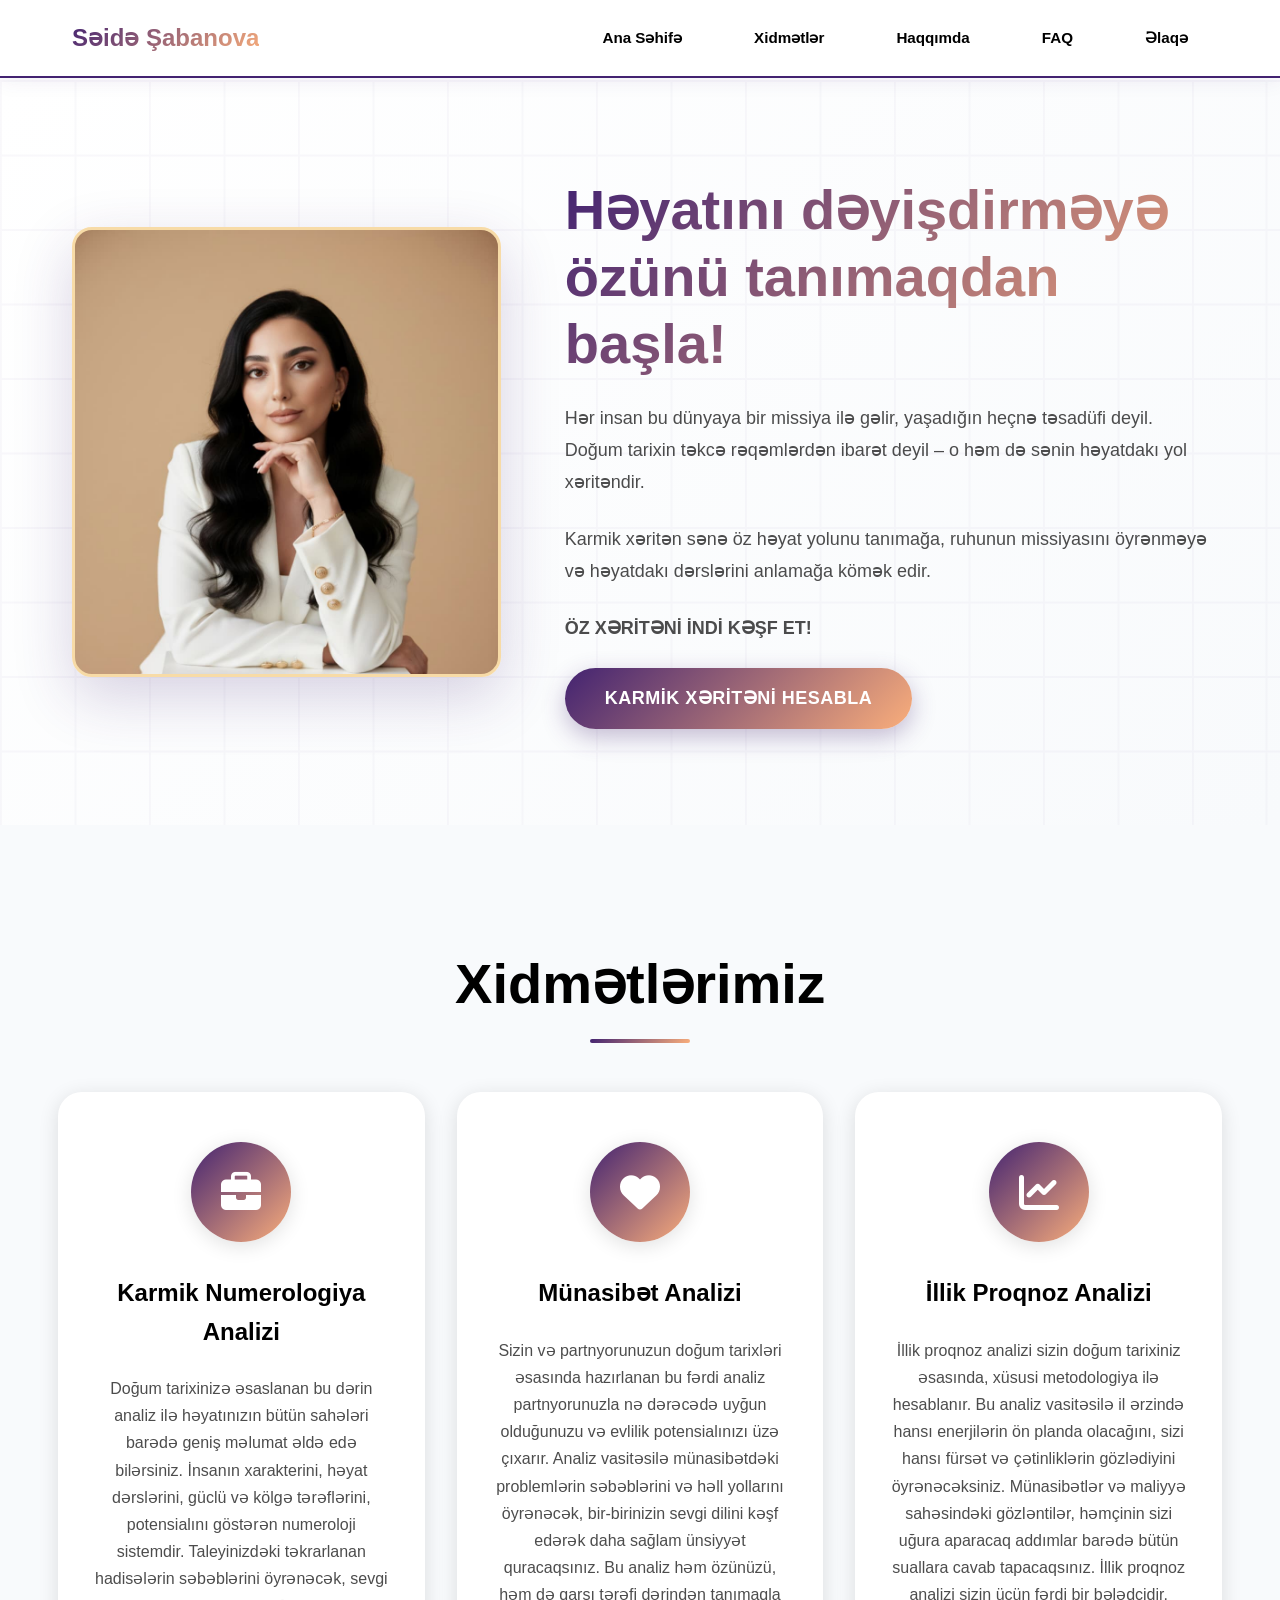
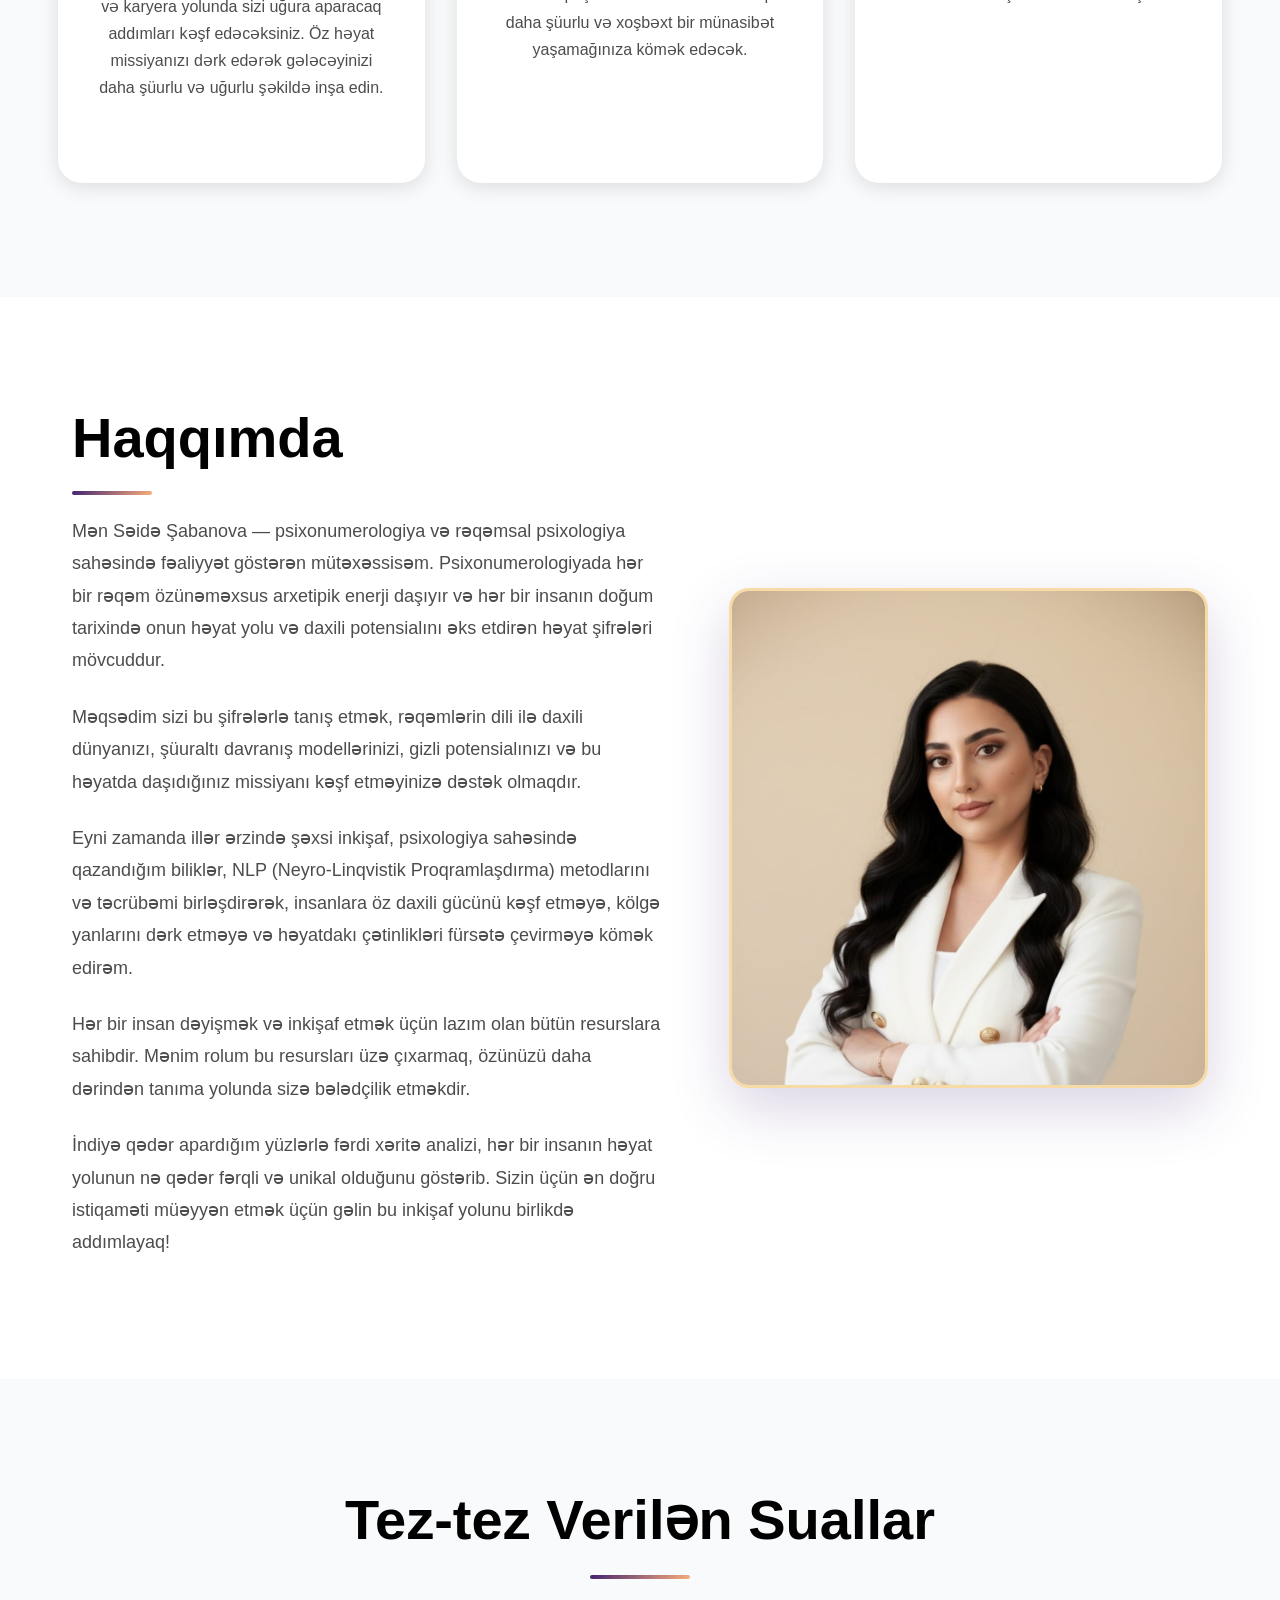
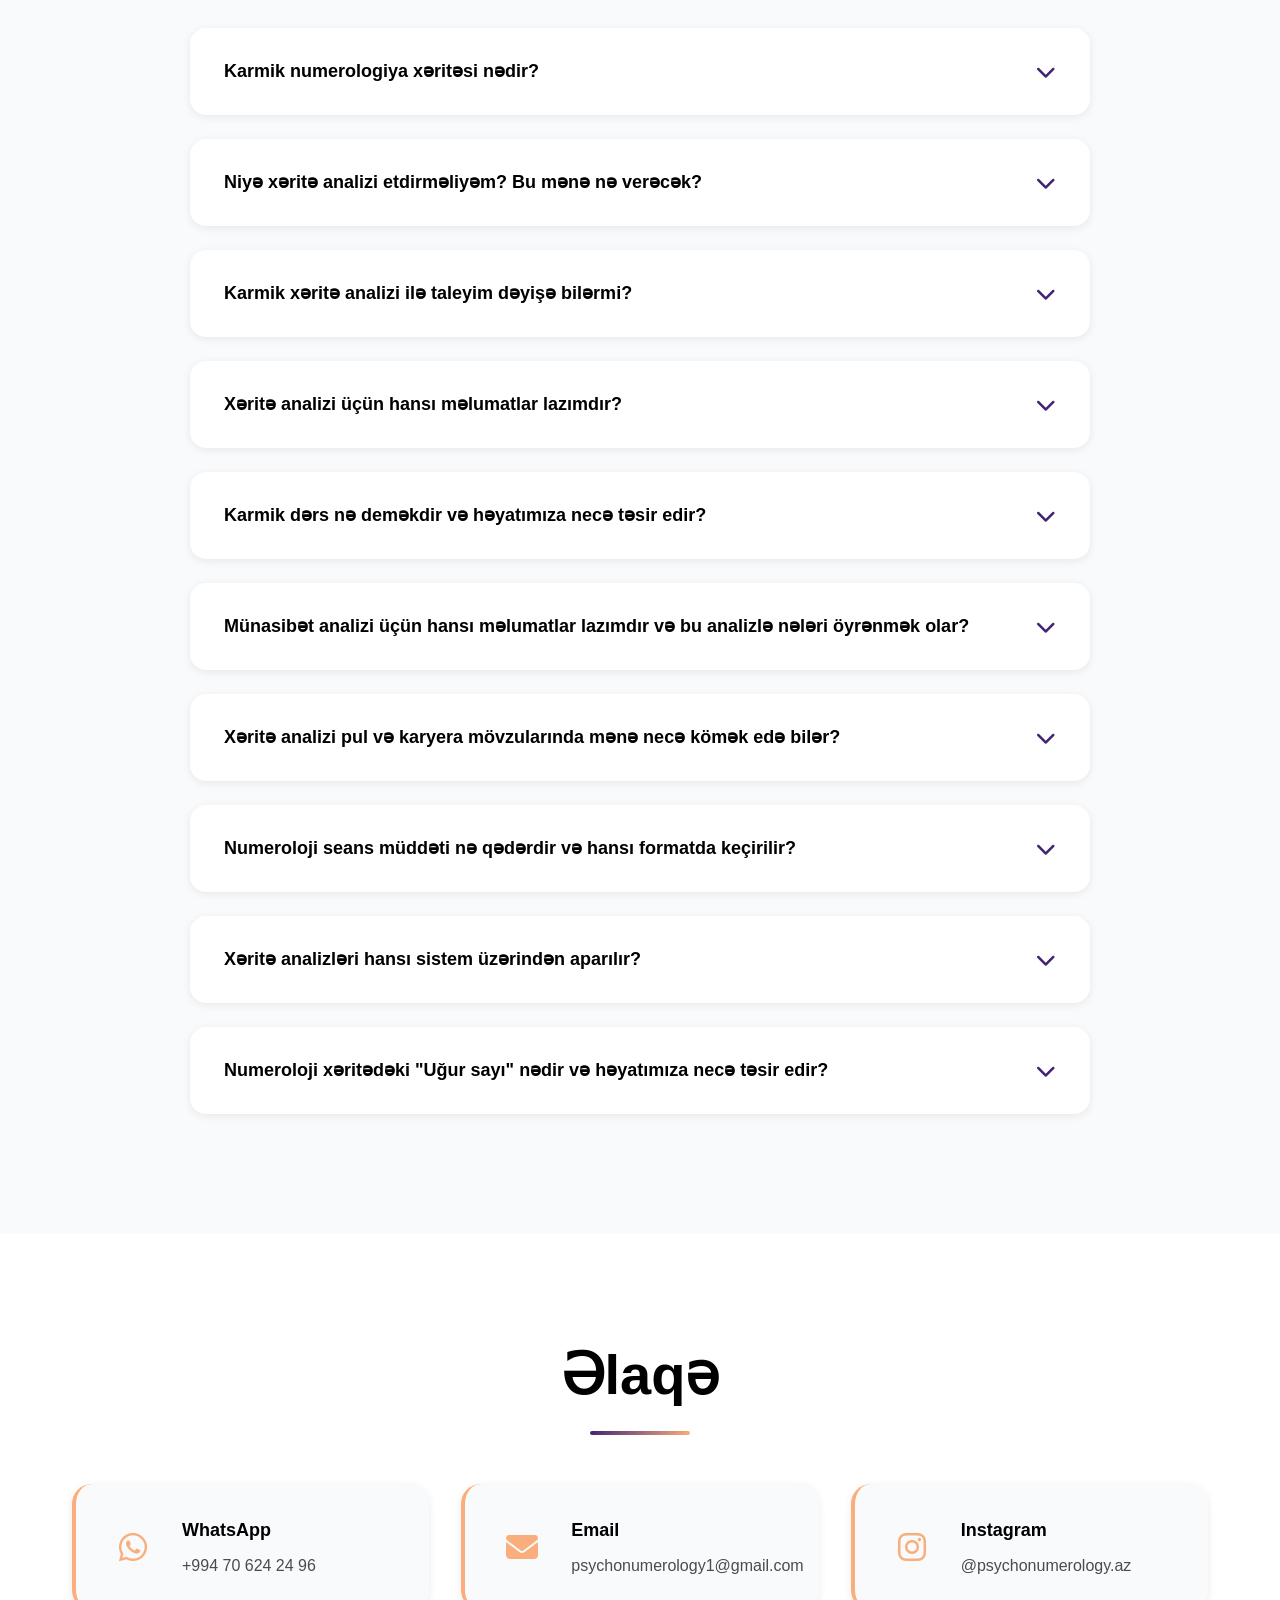
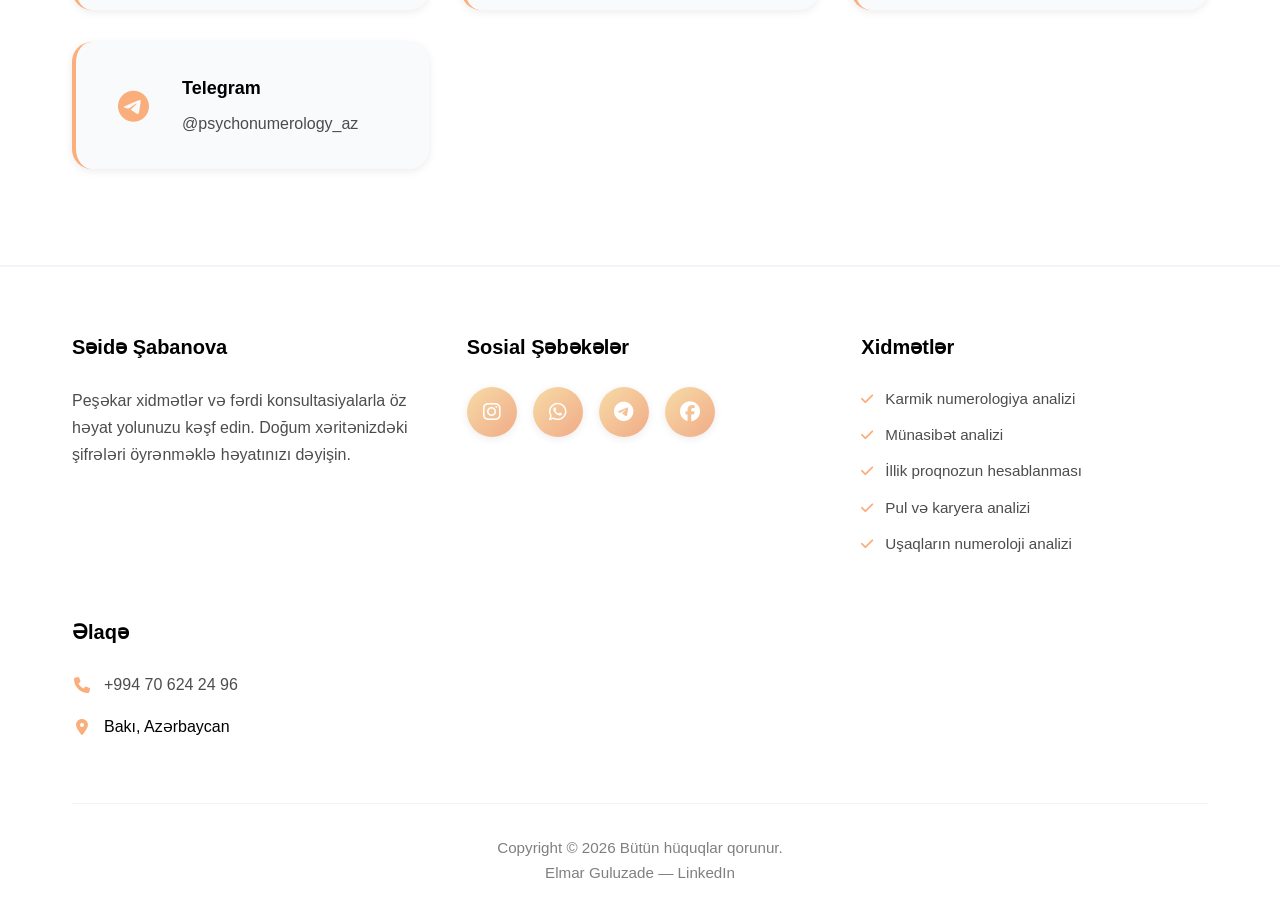
<file: index.html>
<!DOCTYPE html>
<html lang="az">

<head>
    <meta charset="UTF-8">
    <meta name="viewport" content="width=device-width, initial-scale=1.0">
    <meta name="description" content="Səidə Şabanova - Rəqəmsal psixologiya və numerologiya xidmətləri">
    <meta name="keywords" content="numerologiya, karmik xəritə, psixologiya, Azərbaycan">
    <title>Səidə Şabanova - Numerologiya Mütəxəssisi</title>

    <!-- Font Awesome -->
    <link rel="stylesheet" href="https://cdnjs.cloudflare.com/ajax/libs/font-awesome/6.5.0/css/all.min.css">

    <!-- Swiper CSS (yalnız bir versiya) -->
    <link rel="stylesheet" href="https://cdn.jsdelivr.net/npm/swiper@11/swiper-bundle.min.css">

    <!-- Öz CSS faylınız -->
    <link rel="stylesheet" href="styles.css">
</head>

<body>
    <!-- NAVİGASİYA -->
    <nav class="navbar">
        <div class="nav-container">
            <div class="logo">
               
                Səidə Şabanova
            </div>
            <div class="nav-menu">
                <a href="#home" class="nav-link">Ana Səhifə</a>
                <a href="#services" class="nav-link">Xidmətlər</a>
                <a href="#about" class="nav-link">Haqqımda</a>
                <a href="#certificates" class="nav-link">FAQ</a>
                <a href="#contact" class="nav-link">Əlaqə</a>
            </div>
            <div class="hamburger" id="hamburger">
                <span class="bar"></span>
                <span class="bar"></span>
                <span class="bar"></span>
            </div>
        </div>
    </nav>


    <!-- ANA SƏHİFƏ / HİRO SEKSİYA -->
    <section id="home" class="matrix-section">
        <div class="container">
            <div class="matrix-content">
                <div class="matrix-image" style="background-image: url('./img/1.jpeg');" role="img"
                    aria-label="Səidə Şabanova profil şəkli">
                </div>
                <div class="matrix-text">
                    <h1>Həyatını dəyişdirməyə özünü tanımaqdan başla!</h1>
                    <p>
                        Hər insan bu dünyaya bir missiya ilə gəlir, yaşadığın heçnə təsadüfi deyil. Doğum tarixin təkcə
                        rəqəmlərdən ibarət deyil –
                        o həm də sənin həyatdakı yol xəritəndir.
                    </p>
                    <p>
                        Karmik xəritən sənə öz həyat yolunu tanımağa, ruhunun missiyasını öyrənməyə və
                        həyatdakı dərslərini anlamağa kömək edir.
                    </p>
                    <p><strong>ÖZ XƏRİTƏNİ İNDİ KƏŞF ET!</strong></p>
                    <a href="./karma_calculator.html" class="matrix-button">Karmik xəritəni hesabla</a>
                </div>
            </div>
        </div>
    </section>

    <!-- XİDMƏTLƏR SEKSİYASI -->
    <section id="services" class="services">
        <div class="container services-container">
            <h2>Xidmətlərimiz</h2>
            <div class="services-grid">

                <!-- Xidmət 1 -->
                <article class="service-card">
                    <div class="service-icon">
                        <i class="fas fa-briefcase"></i>
                    </div>
                    <h3>Karmik Numerologiya Analizi</h3>
                    <p>
                        Doğum tarixinizə əsaslanan bu dərin analiz ilə həyatınızın bütün sahələri barədə geniş məlumat
                        əldə edə bilərsiniz. İnsanın xarakterini, həyat dərslərini, güclü və kölgə tərəflərini,
                        potensialını göstərən numeroloji sistemdir. Taleyinizdəki təkrarlanan hadisələrin səbəblərini
                        öyrənəcək, sevgi və karyera yolunda sizi uğura aparacaq addımları kəşf edəcəksiniz. Öz həyat
                        missiyanızı dərk edərək gələcəyinizi daha şüurlu və uğurlu şəkildə inşa edin.
                    </p>

                </article>

                <!-- Xidmət 2 -->
                <article class="service-card">
                    <div class="service-icon">
                        <i class="fas fa-heart"></i>
                    </div>
                    <h3>Münasibət Analizi</h3>
                    <p>
                        Sizin və partnyorunuzun doğum tarixləri əsasında hazırlanan bu fərdi analiz partnyorunuzla nə
                        dərəcədə uyğun olduğunuzu və evlilik potensialınızı üzə çıxarır. Analiz vasitəsilə münasibətdəki
                        problemlərin səbəblərini və həll yollarını öyrənəcək, bir-birinizin sevgi dilini kəşf edərək
                        daha sağlam ünsiyyət quracaqsınız. Bu analiz həm özünüzü, həm də qarşı tərəfi dərindən tanımaqla
                        daha şüurlu və xoşbəxt bir münasibət yaşamağınıza kömək edəcək.
                    </p>

                </article>

                <!-- Xidmət 3 -->
                <article class="service-card">
                    <div class="service-icon">
                        <i class="fas fa-chart-line"></i>
                    </div>
                    <h3>İllik Proqnoz Analizi</h3>
                    <p>
                        ​İllik proqnoz analizi sizin doğum tarixiniz əsasında, xüsusi metodologiya ilə hesablanır. Bu
                        analiz vasitəsilə il ərzində hansı enerjilərin ön planda olacağını, sizi hansı fürsət və
                        çətinliklərin gözlədiyini öyrənəcəksiniz. Münasibətlər və maliyyə sahəsindəki gözləntilər,
                        həmçinin sizi uğura aparacaq addımlar barədə bütün suallara cavab tapacaqsınız. İllik proqnoz
                        analizi sizin üçün fərdi bir bələdçidir.
                    </p>

                </article>

            </div>
        </div>
    </section>

    <!-- HAQQIMDA SEKSİYASI -->
    <section id="about" class="about">
        <div class="container">
            <div class="about-content">
                <div class="about-text">
                    <h2>Haqqımda</h2>
                    <p>
                        Mən Səidə Şabanova — psixonumerologiya və rəqəmsal psixologiya sahəsində fəaliyyət göstərən
                        mütəxəssisəm. Psixonumerologiyada hər bir rəqəm özünəməxsus arxetipik enerji daşıyır və hər bir
                        insanın doğum tarixində onun həyat yolu və daxili potensialını əks etdirən həyat şifrələri
                        mövcuddur.
                    </p>
                    <p>
                        Məqsədim sizi bu şifrələrlə tanış etmək, rəqəmlərin dili ilə daxili dünyanızı, şüuraltı davranış
                        modellərinizi, gizli potensialınızı və bu həyatda daşıdığınız missiyanı kəşf etməyinizə dəstək
                        olmaqdır.
                    </p>
                    <p>
                        Eyni zamanda illər ərzində şəxsi inkişaf, psixologiya sahəsində qazandığım biliklər, NLP
                        (Neyro-Linqvistik Proqramlaşdırma) metodlarını və təcrübəmi birləşdirərək, insanlara öz daxili
                        gücünü kəşf etməyə, kölgə yanlarını dərk etməyə və həyatdakı çətinlikləri fürsətə çevirməyə
                        kömək edirəm.
                    </p>
                    <p>
                        Hər bir insan dəyişmək və inkişaf etmək üçün lazım olan bütün resurslara sahibdir. Mənim rolum
                        bu resursları üzə çıxarmaq, özünüzü daha dərindən tanıma yolunda sizə bələdçilik etməkdir.
                    </p>
                    <p>
                        İndiyə qədər apardığım yüzlərlə fərdi xəritə analizi, hər bir insanın həyat yolunun nə qədər
                        fərqli və unikal olduğunu göstərib. Sizin üçün ən doğru istiqaməti müəyyən etmək üçün gəlin bu
                        inkişaf yolunu birlikdə addımlayaq!
                    </p>
                </div>
                <div class="about-image">
                    <img src="./img/2.jpeg" alt="Səidə Şabanova - Numerologiya mütəxəssisi" class="about-photo">
                </div>
            </div>
        </div>
    </section>
    <!-- FAQ SEKSİYASI -->
    <section id="certificates" class="faq-section">
        <div class="container">
            <h2>Tez-tez Verilən Suallar</h2>

            <div class="faq-container">

                <!-- Sual 1 -->
                <div class="faq-item">
                    <div class="faq-question">
                        <h3>Karmik numerologiya xəritəsi nədir?</h3>
                        <i class="fas fa-chevron-down"></i>
                    </div>
                    <div class="faq-answer">
                        <p>Karmik numerologiya xəritəsi insanın doğum tarixinə əsaslanaraq hazırlanmış özünü və həyat
                            yolunu dərindən anlamaq üçün unikal bir sistemdir. Bu xəritə insanın karmik dərslərini,
                            güclü və zəif tərəflərini, istedadlarını və həyatda gəlməli olduğu missiyanı göstərir.</p>
                    </div>
                </div>

                <!-- Sual 2 -->
                <div class="faq-item">
                    <div class="faq-question">
                        <h3>Niyə xəritə analizi etdirməliyəm? Bu mənə nə verəcək?</h3>
                        <i class="fas fa-chevron-down"></i>
                    </div>
                    <div class="faq-answer">
                        <p> Xəritə analizi özünü kəşf etməyin ən qısa yoldur. Analiz sənə niyə eyni problemlərin təkrarlandığını, 
                            münasibət və pul mövzularındakı çətinliklərin səbəblərini, daxili potensialını və doğru istiqaməti 
                            aydın şəkildə göstərir. Bu məlumatlarla sən özünü daha dərindən tanıyır, artıq qərarlarını doğru şəkildə verirsən.</p>
                    </div>
                </div>

                <!-- Sual 3 -->
                <div class="faq-item">
                    <div class="faq-question">
                        <h3>Karmik xəritə analizi ilə taleyim dəyişə bilərmi?</h3>
                        <i class="fas fa-chevron-down"></i>
                    </div>
                    <div class="faq-answer">
                        <p> Karmik xəritə analizi sizin taleyinizi dəyişmir, onu anlamağa və daha doğru qərarlar verməyə kömək edir. 
                            Həyat yolunu anladıqdan sonra artıq nə etməli olduğunu bilirsən və daha şüurlu seçimlər edirsən. Gələcəyimiz
                            bizim bu gün verdiyimiz şüurlu qərarlardan asılıdır. Əgər sən dəyişərsənsə, həyatın dəyişər.
                        </p>
                    </div>
                </div>

                <!-- Sual 4 -->
                <div class="faq-item">
                    <div class="faq-question">
                        <h3>Xəritə analizi üçün hansı məlumatlar lazımdır?</h3>
                        <i class="fas fa-chevron-down"></i>
                    </div>
                    <div class="faq-answer">
                        <p> Analiz üçün sadəcə ad, soyad və doğum tarixinizi gün/ ay/ il şəklində qeyd etməyiniz kifayətdir.</p>
                    </div>
                </div>

                <!-- Sual 5 -->
                <div class="faq-item">
                    <div class="faq-question">
                        <h3>Karmik dərs nə deməkdir və həyatımıza necə təsir edir?</h3>
                        <i class="fas fa-chevron-down"></i>
                    </div>
                    <div class="faq-answer">
                        <p> Xəritədə gördüyümüz karmik dərslər cəza deyil, bu bizim üçün ruhsal və şəxsi inkişaf fürsətidir. 
                            Bizim gizli kölgə tərəflərimizdir. Xəritədəki bu nöqtə, həyatınızın müəyyən sahələrində qarşınıza
                            çıxan təkrarlanan çətinliklərin əsl səbəbini göstərir. Dərsi öyrənmək - döngünü qırmaqdır. Beləliklə,
                            insan daha güclü versiyasına çevrilərək həyatını daha müsbət və fərqində olaraq yaşayır.
                        </p>
                    </div>
                </div>

                <!-- Sual 6 -->
                <div class="faq-item">
                    <div class="faq-question">
                        <h3>Münasibət analizi üçün hansı məlumatlar lazımdır və bu analizlə nələri öyrənmək olar?</h3>
                        <i class="fas fa-chevron-down"></i>
                    </div>
                    <div class="faq-answer">
                        <p>Münasibət analizi üçün hər iki tərəfin doğum tarixi kifayətdir. Bu analiz partnyorlar
                            arasındakı emosional və zehni uyğunluqdan tutmuş həyat tərzinə, sevgi dilinə, dəyərlər
                            sisteminə və ortaq hədəflərə qədər münasibətin bir çox sahəsini əhatə edir. Anlaşmazlıqları
                            çözmək, münasibətinizi daha şüurlu, xoşbəxt yaşamaq üçün istiqamət verən bir bələdçidir.</p>
                    </div>
                </div>

                <!-- Sual 7 -->
                <div class="faq-item">
                    <div class="faq-question">
                        <h3>Xəritə analizi pul və karyera mövzularında mənə necə kömək edə bilər?</h3>
                        <i class="fas fa-chevron-down"></i>
                    </div>
                    <div class="faq-answer">
                        <p>Xəritə analizi sizin daxili potensialınızı üzə çıxararaq, maddi rifahınıza gedən ən qısa yolu
                            göstərir. Bu analiz vasitəsilə sizə uğur gətirəcək peşə sahələrini və doğru ixtisas seçimini
                            müəyyənləşdirə bilərsiniz. Eyni zamanda, pul axınında yaranan tıxanıqlıqların və maddi
                            çətinliklərin səbəblərini aşkar edərək, gəlirlərinizi artırmağın yollarını kəşf edəcəksiniz.
                        </p>
                    </div>
                </div>

                <!-- Sual 8 -->
                <div class="faq-item">
                    <div class="faq-question">
                        <h3>Numeroloji seans müddəti nə qədərdir və hansı formatda keçirilir?</h3>
                        <i class="fas fa-chevron-down"></i>
                    </div>
                    <div class="faq-answer">
                        <p>Numeroloji seans adətən 60–90 dəqiqə davam edir. Seans həm online (Zoom, WhatsApp), həm də
                            üz-üzə formatda keçirilə bilər. Seans zamanı karmik xəritəniz ətraflı izah olunur,
                            suallarınıza cavab verilir və şəxsi inkişaf üçün praktik tövsiyələr verilir. Səs yazısı
                            daimi olaraq sizdə qalır. Seans zamanı paylaşdığınız bütün məlumatların konfidensiallığı tam
                            şəkildə qorunur.</p>
                    </div>
                </div>

                <!-- Sual 7 -->
                <div class="faq-item">
                    <div class="faq-question">
                        <h3>Xəritə analizləri hansı sistem üzərindən aparılır?</h3>
                        <i class="fas fa-chevron-down"></i>
                    </div>
                    <div class="faq-answer">
                        <p>Analizlər beynəlxalq səviyyədə tanınmış və təsdiqlənmiş numeroloji metodlar əsasında
                            aparılır. Karmik xəritə sistemi Mariana Anael metodologiyasına əsaslanır və sizin fərdi
                            rəqəmsal xəritənizi (matrisinizi) çıxarır. Seans zamanı xəritənizdəki göstəricilərin sizin
                            xarakterinizə, həyat yolunuza necə təsir etdiyini addım-addım təhlil edirik. </p>
                    </div>
                </div>

                <!-- Sual 8 -->
                <div class="faq-item">
                    <div class="faq-question">
                        <h3>Numeroloji xəritədəki "Uğur sayı" nədir və həyatımıza necə təsir edir?</h3>
                        <i class="fas fa-chevron-down"></i>
                    </div>
                    <div class="faq-answer">
                        <p>Uğur sayı - həyat yolunuzun müəyyən mərhələlərində çata biləcəyiniz ən yüksək nailiyyətləri və qarşınıza çıxacaq müsbət 
                            hadisələri ifadə edir. Siz öz xəritənizi müsbət vibrasiyada yașadıqca, taleyinizdəki uğurlu fürsətləri daha asanlıqla 
                            həyatınıza cəlb edirsiniz. Bunu fərdi xəritə analizi zamanı daha detallı öyrənirsiniz.</p>
                    </div>
                </div>
            </div>
        </div>
    </section>


    <!-- ƏLAQƏ SEKSİYASI -->
    <section id="contact" class="contact">
        <div class="container">
            <h2>Əlaqə</h2>
            <div class="contact-content">

                <!-- WhatsApp -->
                <article class="contact-item">
                    <i class="fab fa-whatsapp"></i>
                    <div class="contact-details">
                        <h4>WhatsApp</h4>
                        <a href="https://wa.me/994706242496" target="_blank" rel="noopener">
                            +994 70 624 24 96
                        </a>
                    </div>
                </article>

                <!-- Email -->
                <article class="contact-item">
                    <i class="fas fa-envelope"></i>
                    <div class="contact-details">
                        <h4>Email</h4>
                        <a href="psychonumerology1@gmail.com">psychonumerology1@gmail.com</a>
                    </div>
                </article>

                <!-- Instagram -->
                <article class="contact-item">
                    <i class="fab fa-instagram"></i>
                    <div class="contact-details">
                        <h4>Instagram</h4>
                        <a href="https://instagram.com/psychonumerology.az" target="_blank" rel="noopener">
                            @psychonumerology.az
                        </a>
                    </div>
                </article>

                <!-- Telegram -->
                <article class="contact-item">
                    <i class="fab fa-telegram"></i>
                    <div class="contact-details">
                        <h4>Telegram</h4>
                        <a href="https://t.me/psychonumerology_az" target="_blank" rel="noopener">
                            @psychonumerology_az
                        </a>
                    </div>
                </article>

            </div>
        </div>
    </section>

    <!-- FOOTER -->
    <footer class="footer">
        <div class="container">
            <div class="footer-content">

                <!-- Haqqında -->
                <div class="footer-section">
                    <h3>Səidə Şabanova</h3>
                    <p>
                      Peşəkar xidmətlər və fərdi konsultasiyalarla öz həyat yolunuzu kəşf edin. Doğum xəritənizdəki şifrələri öyrənməklə həyatınızı dəyişin.
                    </p>
                </div>

                <!-- Sosial Şəbəkələr -->
                <div class="footer-section">
                    <h4>Sosial Şəbəkələr</h4>
                    <div class="social-links">
                        <a href="https://instagram.com/psychonumerology.az" class="social-link" target="_blank"
                            rel="noopener" aria-label="Instagram">
                            <i class="fab fa-instagram"></i>
                        </a>
                        <a href="https://wa.me/994706242496" class="social-link" target="_blank" rel="noopener"
                            aria-label="WhatsApp">
                            <i class="fab fa-whatsapp"></i>
                        </a>
                        <a href="https://t.me/psychonumerology_az" class="social-link" target="_blank" rel="noopener"
                            aria-label="Telegram">
                            <i class="fab fa-telegram"></i>
                        </a>
                        <a href="#" class="social-link" target="_blank" rel="noopener" aria-label="Facebook">
                            <i class="fab fa-facebook"></i>
                        </a>
                    </div>
                </div>

                <!-- Xidmətlər -->
                <div class="footer-section">
                    <h4>Xidmətlər</h4>
                    <ul class="footer-services">
                        <li><i class="fas fa-check"></i> Karmik numerologiya analizi</li>
                        <li><i class="fas fa-check"></i> Münasibət analizi</li>
                        <li><i class="fas fa-check"></i> İllik proqnozun hesablanması</li>
                        <li><i class="fas fa-check"></i> Pul və karyera analizi</li>
                        <li><i class="fas fa-check"></i> Uşaqların numeroloji analizi</li>
                    </ul>
                </div>

                <!-- Əlaqə -->
                <div class="footer-section">
                    <h4>Əlaqə</h4>
                    <ul class="footer-contact">
                        <li>
                            <i class="fas fa-phone"></i>
                            <a href="tel:+994706242496">+994 70 624 24 96</a>
                        </li>
                        <li>
                            <i class="fas fa-map-marker-alt"></i>
                            Bakı, Azərbaycan
                        </li>
                       
                    </ul>
                </div>

            </div>

            <!-- Copyright -->
            <div class="footer-bottom">
                <p>
                   Copyright &copy; 2026 Bütün hüquqlar qorunur. <br>
                    <span>Elmar Guluzade</span> —
                    <a href="https://www.linkedin.com/notifications/?filter=all" target="_blank">
                        LinkedIn
                    </a>
                </p>
            </div>
        </div>
    </footer>

    <!-- JavaScript Faylları -->
    <script src="https://cdn.jsdelivr.net/npm/swiper@11/swiper-bundle.min.js"></script>
    <script src="main.js"></script>
</body>

</html>
</file>
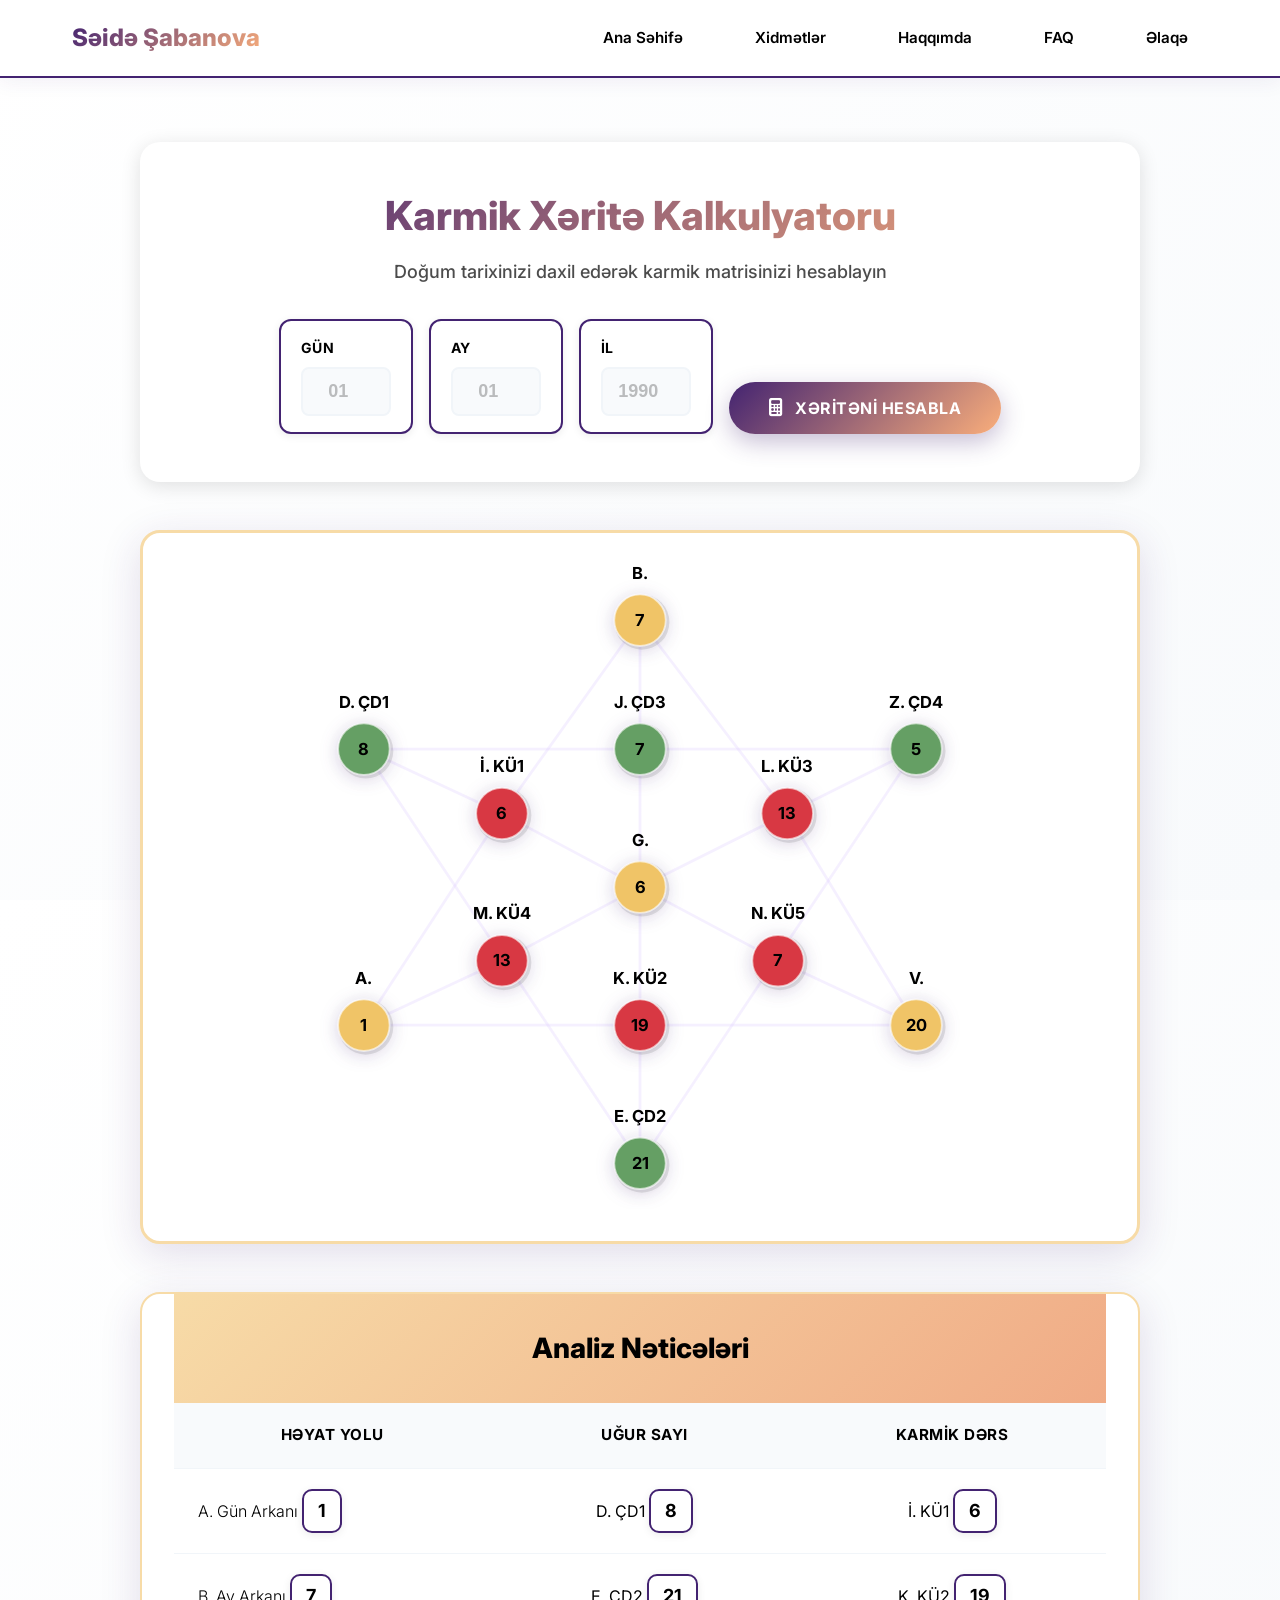
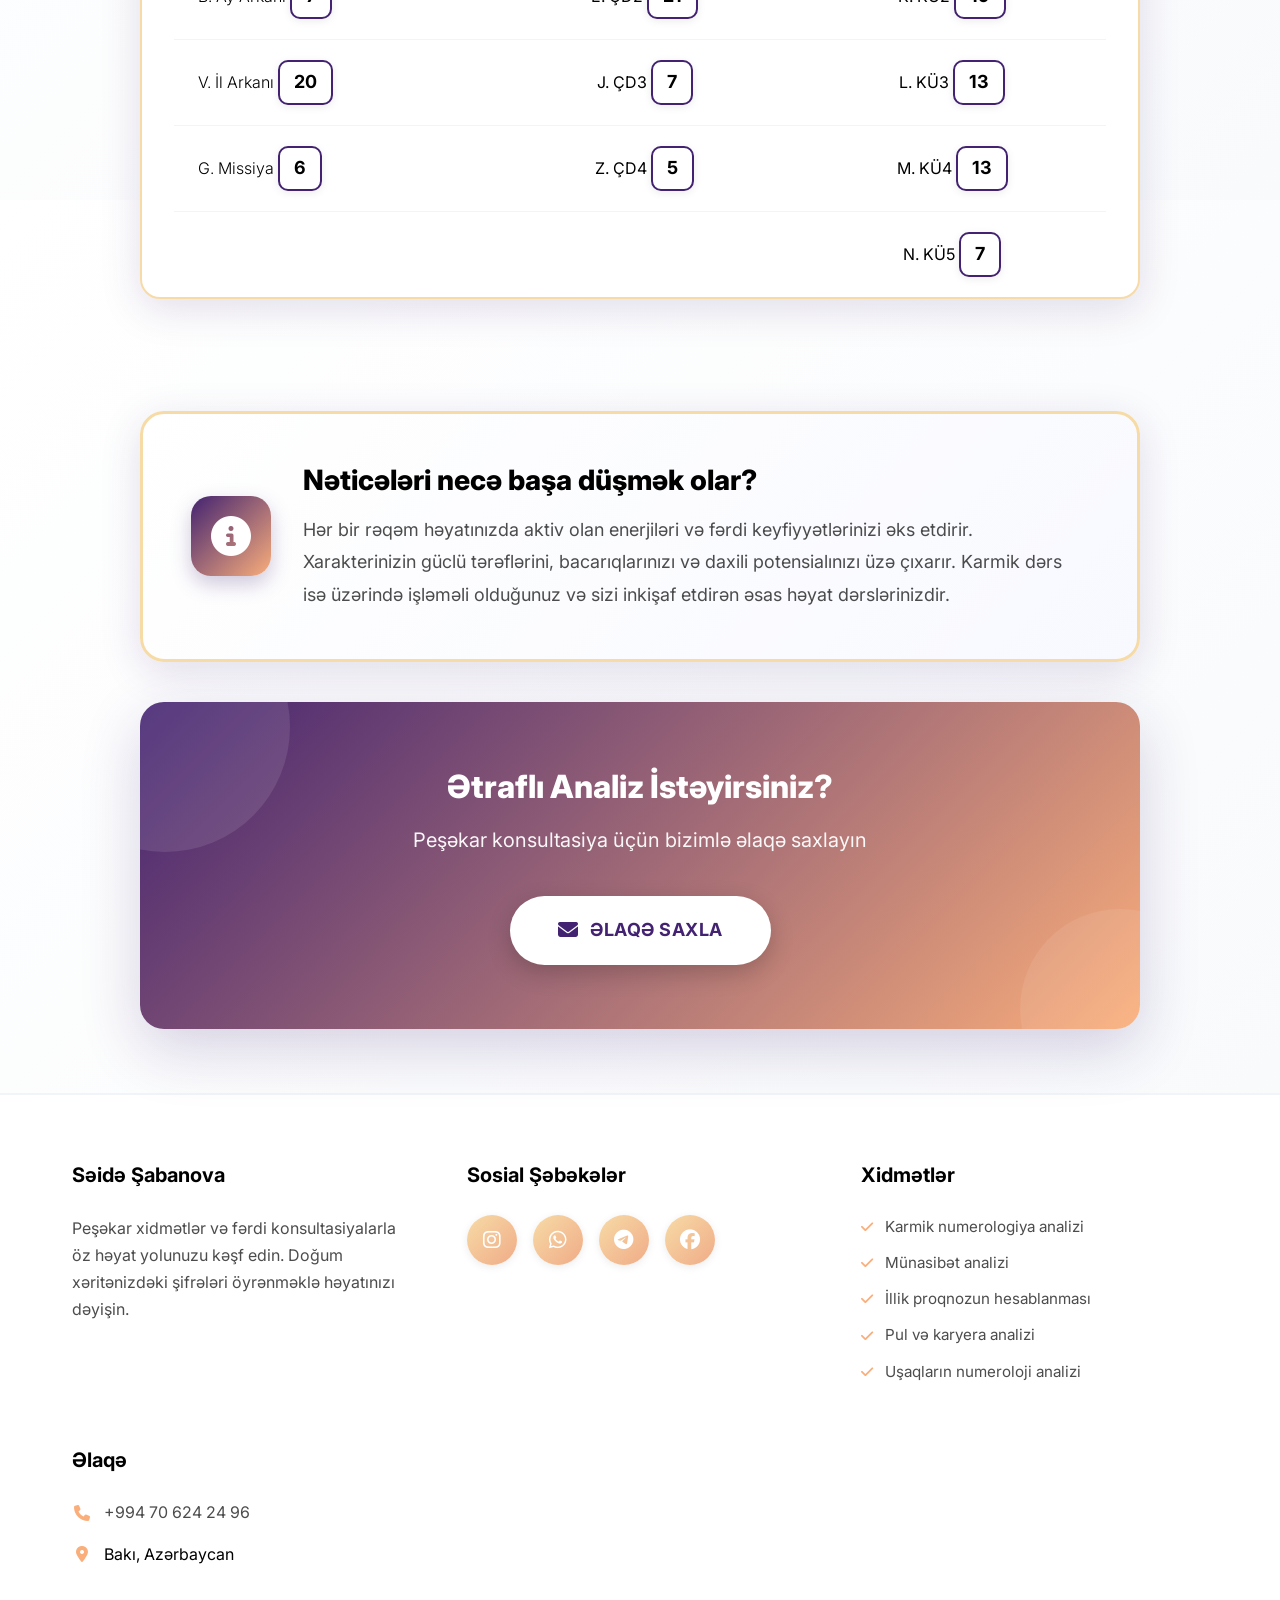
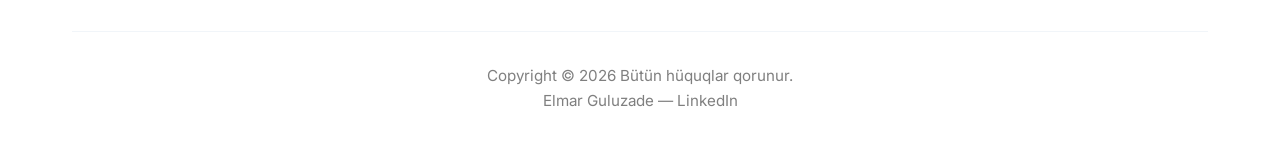
<file: karma_calculator.html>
<!DOCTYPE html>
<html lang="az">

<head>
  <meta charset="UTF-8">
  <meta name="viewport" content="width=device-width, initial-scale=1.0">
  <meta name="description" content="Karmik matris kalkulyatoru - Doğum tarixinizə əsasən numerologiya analizi">
  <title>Karmik Xəritə Kalkulyatoru | Səidə Şabanova</title>

  <!-- Google Fonts -->
  <link rel="preconnect" href="https://fonts.googleapis.com">
  <link rel="preconnect" href="https://fonts.gstatic.com" crossorigin>
  <link href="https://fonts.googleapis.com/css2?family=Inter:wght@400;600;800&display=swap" rel="stylesheet">

  <!-- Font Awesome -->
  <link rel="stylesheet" href="https://cdnjs.cloudflare.com/ajax/libs/font-awesome/6.5.0/css/all.min.css">

  <!-- CSS -->
  <link rel="stylesheet" href="styles.css">
</head>

<body class="cal-body">

  <!-- NAVİGASİYA -->
  <nav class="navbar">
    <div class="nav-container">
      <div class="logo">
        Səidə Şabanova
      </div>
      <div class="nav-menu">
        <a href="./index.html" class="nav-link">Ana Səhifə</a>
        <a href="./index.html#services" class="nav-link">Xidmətlər</a>
        <a href="./index.html#about" class="nav-link">Haqqımda</a>
        <a href="./index.html#certificates" class="nav-link">FAQ</a>
        <a href="./index.html#contact" class="nav-link">Əlaqə</a>
      </div>
      <div class="hamburger" id="hamburger">
        <span class="bar"></span>
        <span class="bar"></span>
        <span class="bar"></span>
      </div>
    </div>
  </nav>

  <!-- KALKULYATOR BAŞLIĞI -->
  <header class="container">
    <h1>Karmik Xəritə Kalkulyatoru</h1>
    <p class="subtitle">Doğum tarixinizi daxil edərək karmik matrisinizi hesablayın</p>

    <div class="controls">
      <div class="input">
        <label for="day">Gün</label>
        <input id="day" type="number" min="1" max="31" placeholder="01" aria-label="Doğum günü" required>
      </div>

      <div class="input">
        <label for="month">Ay</label>
        <input id="month" type="number" min="1" max="12" placeholder="01" aria-label="Doğum ayı" required>
      </div>

      <div class="input">
        <label for="year">İl</label>
        <input id="year" type="number" min="1900" max="2025" placeholder="1990" aria-label="Doğum ili" required>
      </div>

      <button class="btn" id="calc" type="button">
        <i class="fas fa-calculator"></i>
        Xəritəni hesabla
      </button>
    </div>
  </header>

  <!-- MATRİS QRAFIKI -->
  <main class="board container" aria-label="Karmik matris qrafiki">
    <svg id="canvas" viewBox="0 0 1000 700" role="img" aria-labelledby="matrixTitle matrixDesc">
      <title id="matrixTitle">Karmik Matris Diaqramı</title>
      <desc id="matrixDesc">Doğum tarixinə əsasən hesablanmış ulduz formalı numerologiya xəritəsi</desc>
      <g id="lines" stroke="#d9c8ff" stroke-opacity="0.28" stroke-width="3" fill="none" stroke-linecap="round"></g>
      <g id="nodes"></g>
    </svg>
  </main>

  <!-- NƏTİCƏLƏR CƏDVƏLİ -->
  <section class="legend container" aria-label="Numerologiya nəticələri cədvəli">
    <h2 class="table-title">Analiz Nəticələri</h2>
    <div class="table-wrapper">
      <table>
        <thead>
          <tr>
            <th scope="col">Həyat yolu</th>
            <th scope="col">Uğur Sayı</th>
            <th scope="col">Karmik Dərs</th>
          </tr>
        </thead>
        <tbody id="rows">
          <!-- JavaScript ilə doldurulacaq -->
        </tbody>
      </table>
    </div>
  </section>

  <!-- İZAHLAR SEKSİYASI (Optional) -->
  <section class="info-section container">
    <div class="info-card">
      <div class="info-icon">
        <i class="fas fa-info-circle"></i>
      </div>
      <div class="info-content">
        <h3>Nəticələri necə başa düşmək olar?</h3>
        <p>
          Hər bir rəqəm həyatınızda aktiv olan enerjiləri və fərdi keyfiyyətlərinizi əks etdirir. Xarakterinizin
          güclü tərəflərini, bacarıqlarınızı və daxili potensialınızı üzə çıxarır. Karmik dərs isə üzərində işləməli
          olduğunuz və sizi inkişaf etdirən əsas həyat dərslərinizdir.
        </p>
      </div>
    </div>

    <div class="cta-box">
      <h3>Ətraflı Analiz İstəyirsiniz?</h3>
      <p>Peşəkar konsultasiya üçün bizimlə əlaqə saxlayın</p>
      <a href="./index.html#contact" class="matrix-button">
        <i class="fas fa-envelope"></i>
        Əlaqə Saxla
      </a>
    </div>
  </section>

  <!-- FOOTER -->
  <footer class="footer">
    <div class="container">
      <div class="footer-content">

        <!-- Haqqında -->
        <div class="footer-section">
          <h3>Səidə Şabanova</h3>
          <p>
           Peşəkar xidmətlər və fərdi konsultasiyalarla öz həyat yolunuzu kəşf edin. Doğum xəritənizdəki şifrələri öyrənməklə həyatınızı dəyişin.
          </p>
        </div>

        <!-- Sosial Şəbəkələr -->
        <div class="footer-section">
          <h4>Sosial Şəbəkələr</h4>
          <div class="social-links">
            <a href="https://instagram.com/psychonumerology.az" class="social-link" target="_blank"
              rel="noopener noreferrer" aria-label="Instagram">
              <i class="fab fa-instagram"></i>
            </a>
            <a href="https://wa.me/994706242496" class="social-link" target="_blank" rel="noopener noreferrer"
              aria-label="WhatsApp">
              <i class="fab fa-whatsapp"></i>
            </a>
            <a href="https://t.me/psychonumerology_az" class="social-link" target="_blank" rel="noopener"
              aria-label="Telegram">
              <i class="fab fa-telegram"></i>
            </a>
            <a href="#" class="social-link" target="_blank" rel="noopener noreferrer" aria-label="Facebook">
              <i class="fab fa-facebook"></i>
            </a>
          </div>
        </div>

        <!-- Xidmətlər -->
        <div class="footer-section">
          <h4>Xidmətlər</h4>
          <ul class="footer-services">
            <li><i class="fas fa-check"></i> Karmik numerologiya analizi</li>
            <li><i class="fas fa-check"></i> Münasibət analizi</li>
            <li><i class="fas fa-check"></i> İllik proqnozun hesablanması</li>
            <li><i class="fas fa-check"></i> Pul və karyera analizi</li>
            <li><i class="fas fa-check"></i> Uşaqların numeroloji analizi</li>
          </ul>
        </div>

        <!-- Əlaqə -->
        <div class="footer-section">
          <h4>Əlaqə</h4>
          <ul class="footer-contact">
            <li>
              <i class="fas fa-phone"></i>
              <a href="tel:+994706242496">+994 70 624 24 96</a>
            </li>
            <li>
              <i class="fas fa-map-marker-alt"></i>
              Bakı, Azərbaycan
            </li>

          </ul>
        </div>

      </div>

      <!-- Copyright -->
      <div class="footer-bottom">
        <p>
          Copyright &copy; 2026 Bütün hüquqlar qorunur. <br>
          <span>Elmar Guluzade</span> —
          <a href="https://www.linkedin.com/notifications/?filter=all" target="_blank">
            LinkedIn
          </a>
        </p>
      </div>
    </div>
  </footer>

  <!-- JavaScript Faylları -->
  <script src="script.js"></script>
  <script src="main.js"></script>

</body>

</html>
</file>
<file: styles.css>
/* ============================================
   ƏSAS RƏNG SİSTEMİ VƏ QLOBAL AYARLAR
============================================ */

:root {
  /* Əsas Brand Rəngləri */
  --primary: #432371;
  --secondary: #FAAE7B;
  --accent: #F7DBA7;
  
  /* Neytral Rənglər */
  --white: #ffffff;
  --black: #000000;
  --gray-50: #f8fafc;
  --gray-100: #f1f5f9;
  --gray-600: #475569;
  
  /* Mətn Rəngləri */
  --text-primary: #000000;
  --text-secondary: rgba(0, 0, 0, 0.7);
  --text-muted: rgba(0, 0, 0, 0.5);
  
  /* Gradient Stilləri */
  --gradient-primary: linear-gradient(135deg, #432371, #FAAE7B);
  --gradient-soft: linear-gradient(135deg, #F7DBA7, #F0AB86);
  
  /* Kölgələr */
  --shadow-sm: 0 2px 8px rgba(0, 0, 0, 0.08);
  --shadow-md: 0 4px 20px rgba(0, 0, 0, 0.12);
  --shadow-lg: 0 10px 40px rgba(67, 35, 113, 0.15);
  --shadow-xl: 0 20px 60px rgba(67, 35, 113, 0.2);
  
  /* Keçidlər */
  --transition: all 0.3s cubic-bezier(0.4, 0, 0.2, 1);
}

/* ============================================
   RESET VƏ QLOBAL STİLLƏR
============================================ */

* {
  margin: 0;
  padding: 0;
  box-sizing: border-box;
}

html {
  scroll-behavior: smooth;
}

html, body {
  height: 100%;
}

body {
  font-family: 'Inter', -apple-system, BlinkMacSystemFont, 'Segoe UI', Roboto, Arial, sans-serif;
  line-height: 1.6;
  color: var(--text-primary);
  background: var(--white);
  overflow-x: hidden;
  -webkit-font-smoothing: antialiased;
  -moz-osx-font-smoothing: grayscale;
}

img {
  max-width: 100%;
  height: auto;
  display: block;
}

a {
  text-decoration: none;
  color: inherit;
}

button {
  font-family: inherit;
  cursor: pointer;
}

/* ============================================
   CONTAINER SİSTEMİ
============================================ */

.container {
  width: min(1200px, 95vw);
  margin-inline: auto;
  padding: 0 2rem;
}

.services-container {
  max-width: 1200px;
  width: 95%;
  margin-inline: auto;
  padding: 1.125rem;
}

/* ============================================
   NAVİGASİYA
============================================ */

.navbar {
  position: fixed;
  top: 0;
  width: 100%;
  background: rgba(255, 255, 255, 0.95);
  backdrop-filter: blur(20px);
  box-shadow: 0 2px 20px rgba(67, 35, 113, 0.08);
  border-bottom: 2px solid var(--primary);
  z-index: 1000;
  transition: var(--transition);
}

.nav-container {
  max-width: 1200px;
  margin: 0 auto;
  padding: 1rem 2rem;
  display: flex;
  justify-content: space-between;
  align-items: center;
}

.logo {
  font-size: 1.5rem;
  font-weight: 800;
  background: var(--gradient-primary);
  -webkit-background-clip: text;
  -webkit-text-fill-color: transparent;
  background-clip: text;
  display: flex;
  align-items: center;
  gap: 0.5rem;
}

.logo i {
  background: var(--gradient-primary);
  -webkit-background-clip: text;
  -webkit-text-fill-color: transparent;
  background-clip: text;
}

@keyframes pulse {
  0%, 100% { 
    transform: scale(1); 
  }
  50% { 
    transform: scale(1.1); 
  }
}

.nav-menu {
  display: flex;
  gap: 2rem;
  align-items: center;
}

.nav-link {
  color: var(--text-primary);
  font-weight: 600;
  font-size: 0.95rem;
  padding: 0.625rem 1.25rem;
  border-radius: 50px;
  transition: var(--transition);
  position: relative;
}

.nav-link:hover {
  color: var(--white);
  background: var(--gradient-soft);
  transform: translateY(-2px);
  box-shadow: var(--shadow-sm);
}

.hamburger {
  display: none;
  flex-direction: column;
  cursor: pointer;
  gap: 4px;
}

.bar {
  width: 25px;
  height: 3px;
  background: var(--primary);
  border-radius: 2px;
  transition: var(--transition);
}

/* ============================================
   BUTTON STİLLƏRİ
============================================ */

.matrix-button,
.matrix-btn {
  display: inline-block;
  padding: 1rem 2.5rem;
  font-size: 1.125rem;
  font-weight: 700;
  color: var(--white);
  background: var(--gradient-primary);
  border: none;
  border-radius: 50px;
  text-transform: uppercase;
  letter-spacing: 0.5px;
  box-shadow: 0 8px 25px rgba(67, 35, 113, 0.3);
  transition: var(--transition);
  cursor: pointer;
}

.matrix-button:hover,
.matrix-btn:hover {
  transform: translateY(-4px);
  box-shadow: 0 12px 35px rgba(67, 35, 113, 0.4);
}

.matrix-button:active,
.matrix-btn:active {
  transform: translateY(-2px);
}

.service-btn,
.btn {
  display: inline-block;
  padding: 1rem 2rem;
  font-size: 1rem;
  font-weight: 600;
  color: var(--black);
  background: var(--gradient-soft);
  border: none;
  border-radius: 50px;
  box-shadow: 0 6px 20px rgba(247, 219, 167, 0.3);
  transition: var(--transition);
  cursor: pointer;
}

.service-btn:hover,
.btn:hover {
  transform: translateY(-3px);
  box-shadow: 0 10px 30px rgba(247, 219, 167, 0.4);
}

/* ============================================
   MATRIX SEKSİYA (ANA SƏHİFƏ)
============================================ */

.matrix-section {
  margin-top: 80px;
  padding: 6rem 0;
  background: linear-gradient(135deg, var(--white) 0%, var(--gray-50) 100%);
  position: relative;
  overflow: hidden;
}

.matrix-section::before {
  content: '';
  position: absolute;
  top: 0;
  left: 0;
  width: 100%;
  height: 100%;
  background: url('data:image/svg+xml,<svg xmlns="http://www.w3.org/2000/svg" viewBox="0 0 100 100"><defs><pattern id="grid" width="10" height="10" patternUnits="userSpaceOnUse"><path d="M 10 0 L 0 0 0 10" fill="none" stroke="rgba(67,35,113,0.08)" stroke-width="0.5"/></pattern></defs><rect width="100" height="100" fill="url(%23grid)"/></svg>');
  opacity: 0.4;
  pointer-events: none;
}

.matrix-content {
  display: grid;
  grid-template-columns: 1fr 1.5fr;
  gap: 4rem;
  align-items: center;
  position: relative;
  z-index: 2;
}

.matrix-image {
  width: 100%;
  height: 450px;
  background-size: cover;
  background-repeat: no-repeat;
  background-position: top center;
  border-radius: 20px;
  box-shadow: var(--shadow-xl);
  border: 3px solid var(--accent);
}

.matrix-text h1,
.matrix-text h2 {
  font-size: clamp(2rem, 5vw, 3.5rem);
  font-weight: 800;
  margin-bottom: 1.5rem;
  background: var(--gradient-primary);
  -webkit-background-clip: text;
  -webkit-text-fill-color: transparent;
  background-clip: text;
  line-height: 1.2;
}

.matrix-text p {
  font-size: 1.125rem;
  line-height: 1.8;
  color: var(--text-secondary);
  margin-bottom: 1.5rem;
}

/* ============================================
   XİDMƏTLƏR SEKSİYASI
============================================ */

.services {
  padding: 6rem 0;
  background: var(--gray-50);
}

.services h2 {
  text-align: center;
  font-size: clamp(2rem, 5vw, 3.5rem);
  font-weight: 800;
  color: var(--text-primary);
  margin-bottom: 4rem;
  position: relative;
}

.services h2::after {
  content: '';
  position: absolute;
  bottom: -15px;
  left: 50%;
  transform: translateX(-50%);
  width: 100px;
  height: 4px;
  background: var(--gradient-primary);
  border-radius: 2px;
}

.services-grid {
  display: grid;
  grid-template-columns: repeat(auto-fit, minmax(300px, 1fr));
  gap: 2rem;
}

.service-card {
  background: var(--white);
  padding: 3rem 2rem;
  border-radius: 24px;
  text-align: center;
  box-shadow: var(--shadow-md);
  border: 2px solid transparent;
  transition: var(--transition);
  position: relative;
  overflow: hidden;
}

.service-card::before {
  content: '';
  position: absolute;
  top: 0;
  left: 0;
  width: 100%;
  height: 100%;
  background: var(--gradient-primary);
  opacity: 0;
  transition: var(--transition);
  z-index: 0;
}

.service-card:hover {
  transform: translateY(-10px);
  box-shadow: var(--shadow-xl);
  border-color: var(--primary);
}

.service-card:hover::before {
  opacity: 0.05;
}

.service-icon {
  width: 100px;
  height: 100px;
  background: var(--gradient-primary);
  border-radius: 50%;
  display: flex;
  align-items: center;
  justify-content: center;
  margin: 0 auto 2rem;
  box-shadow: var(--shadow-md);
  position: relative;
  z-index: 1;
}

.service-icon i {
  font-size: 2.5rem;
  color: var(--white);
}

.service-card h3 {
  font-size: 1.5rem;
  font-weight: 700;
  color: var(--text-primary);
  margin-bottom: 1.5rem;
  position: relative;
  z-index: 1;
}

.service-card p {
  font-size: 1rem;
  line-height: 1.7;
  color: var(--text-secondary);
  margin-bottom: 2rem;
  position: relative;
  z-index: 1;
}

/* ============================================
   HAQQIMDA SEKSİYASI
============================================ */

.about {
  padding: 6rem 0;
  background: var(--white);
}

.about-content {
  display: flex;
  flex-wrap: wrap;
  align-items: center;
  gap: 4rem;
}

.about-text {
  flex: 1 1 50%;
  min-width: 300px;
}

.about-text h2 {
  font-size: clamp(2rem, 5vw, 3.5rem);
  font-weight: 800;
  color: var(--text-primary);
  margin-bottom: 2rem;
  position: relative;
}

.about-text h2::after {
  content: '';
  position: absolute;
  bottom: -12px;
  left: 0;
  width: 80px;
  height: 4px;
  background: var(--gradient-primary);
  border-radius: 2px;
}

.about-text p {
  font-size: 1.125rem;
  line-height: 1.8;
  color: var(--text-secondary);
  margin-bottom: 1.5rem;
}

.about-image {
  flex: 1 1 40%;
  min-width: 300px;
}

.about-image img,
.about-photo {
  width: 100%;
  height: auto;
  max-height: 500px;
  object-fit: cover;
  object-position: top;
  border-radius: 20px;
  box-shadow: var(--shadow-xl);
  border: 3px solid var(--accent);
}

.about-stats {
  display: flex;
  gap: 2rem;
  margin-top: 3rem;
  flex-wrap: wrap;
}

.stat-item {
  flex: 1;
  min-width: 150px;
  text-align: center;
  padding: 2rem 1.5rem;
  background: var(--gray-50);
  border-radius: 20px;
  box-shadow: var(--shadow-sm);
  transition: var(--transition);
}

.stat-item:hover {
  transform: translateY(-5px);
  box-shadow: var(--shadow-md);
}

.stat-number {
  display: block;
  font-size: 2.5rem;
  font-weight: 800;
  background: var(--gradient-primary);
  -webkit-background-clip: text;
  -webkit-text-fill-color: transparent;
  background-clip: text;
  margin-bottom: 0.5rem;
}

.stat-label {
  font-size: 1rem;
  color: var(--text-secondary);
  font-weight: 600;
}

/* ============================================
   SERTİFİKATLAR / FAQ SEKSİYASI
============================================ */

.certificates {
  padding: 6rem 0;
  background: var(--gray-50);
}

.certificates h2 {
  text-align: center;
  font-size: clamp(2rem, 5vw, 3.5rem);
  font-weight: 800;
  color: var(--text-primary);
  margin-bottom: 4rem;
  position: relative;
}

.certificates h2::after {
  content: '';
  position: absolute;
  bottom: -15px;
  left: 50%;
  transform: translateX(-50%);
  width: 100px;
  height: 4px;
  background: var(--gradient-primary);
  border-radius: 2px;
}

.certificates-swiper {
  max-width: 800px;
  margin: 0 auto;
  padding: 2rem 0;
}

.certificates-swiper .swiper-slide {
  display: flex;
  justify-content: center;
  align-items: center;
  padding: 1rem;
}

.certificates-swiper img {
  width: 100%;
  height: auto;
  max-height: 500px;
  object-fit: contain;
  border-radius: 16px;
  box-shadow: var(--shadow-lg);
}

/* ============================================
   ƏLAQƏ SEKSİYASI
============================================ */

.contact {
  padding: 6rem 0;
  background: var(--white);
}

.contact h2 {
  text-align: center;
  font-size: clamp(2rem, 5vw, 3.5rem);
  font-weight: 800;
  color: var(--text-primary);
  margin-bottom: 4rem;
  position: relative;
}

.contact h2::after {
  content: '';
  position: absolute;
  bottom: -15px;
  left: 50%;
  transform: translateX(-50%);
  width: 100px;
  height: 4px;
  background: var(--gradient-primary);
  border-radius: 2px;
}

.contact-content {
  display: grid;
  grid-template-columns: repeat(auto-fit, minmax(280px, 1fr));
  gap: 2rem;
}

.contact-item {
  display: flex;
  align-items: center;
  gap: 1.5rem;
  padding: 2rem;
  background: var(--gray-50);
  border-radius: 20px;
  border-left: 4px solid var(--secondary);
  box-shadow: var(--shadow-sm);
  transition: var(--transition);
}

.contact-item:hover {
  transform: translateY(-5px) translateX(3px);
  box-shadow: var(--shadow-md);
  border-left-color: var(--primary);
}

.contact-item i {
  font-size: 2rem;
  color: var(--secondary);
  min-width: 50px;
  text-align: center;
}

.contact-details h4 {
  font-size: 1.125rem;
  font-weight: 700;
  color: var(--text-primary);
  margin-bottom: 0.5rem;
}

.contact-details span,
.contact-details a {
  font-size: 1rem;
  color: var(--text-secondary);
  font-weight: 500;
  transition: var(--transition);
}

.contact-details a:hover {
  color: var(--primary);
}

/* ============================================
   FOOTER
============================================ */

.footer {
  background: var(--white);
  border-top: 2px solid var(--gray-100);
  padding: 4rem 0 2rem;
}

.footer-content {
  display: grid;
  grid-template-columns: repeat(auto-fit, minmax(250px, 1fr));
  gap: 3rem;
  margin-bottom: 3rem;
}

.footer-section h3,
.footer-section h4 {
  font-size: 1.25rem;
  font-weight: 700;
  color: var(--text-primary);
  margin-bottom: 1.5rem;
}

.footer-section p {
  font-size: 1rem;
  line-height: 1.7;
  color: var(--text-secondary);
  margin-bottom: 0.75rem;
}

.social-links {
  display: flex;
  gap: 1rem;
  margin-top: 1.5rem;
  flex-wrap: wrap;
}

.social-link {
  width: 50px;
  height: 50px;
  display: flex;
  align-items: center;
  justify-content: center;
  background: var(--gradient-soft);
  color: var(--white);
  border-radius: 50%;
  font-size: 1.25rem;
  transition: var(--transition);
  box-shadow: var(--shadow-sm);
}

.social-link:hover {
  transform: translateY(-5px) scale(1.1);
  box-shadow: var(--shadow-md);
  background: var(--gradient-primary);
}

.footer-services {
  list-style: none;
  padding: 0;
}

.footer-services li {
  display: flex;
  align-items: center;
  gap: 0.75rem;
  margin-bottom: 0.75rem;
  font-size: 0.95rem;
  color: var(--text-secondary);
}

.footer-services li i {
  color: var(--secondary);
  font-size: 0.875rem;
}

.footer-contact {
  list-style: none;
  padding: 0;
}

.footer-contact li {
  display: flex;
  align-items: center;
  gap: 0.75rem;
  margin-bottom: 1rem;
}

.footer-contact li i {
  color: var(--secondary);
  min-width: 20px;
  text-align: center;
}

.footer-contact li a {
  color: var(--text-secondary);
  transition: var(--transition);
}

.footer-contact li a:hover {
  color: var(--primary);
}

.footer-bottom {
  text-align: center;
  padding-top: 2rem;
  border-top: 1px solid var(--gray-100);
  color: var(--text-muted);
  font-size: 0.95rem;
}

/* ============================================
   KALKULYATOR SƏHİFƏSİ
============================================ */

.cal-body {
  padding-top: 110px;
  background: linear-gradient(135deg, var(--white) 0%, var(--gray-50) 100%);
  min-height: 100vh;
}

header.container {
  text-align: center;
  padding: 3rem 2rem;
  background: var(--white);
  border-radius: 20px;
  box-shadow: var(--shadow-md);
  margin: 2rem auto 3rem auto;
  max-width: 1000px;
}

header h1 {
  font-size: clamp(1.75rem, 5vw, 2.5rem);
  font-weight: 800;
  color: var(--text-primary);
  margin-bottom: 1rem;
  background: var(--gradient-primary);
  -webkit-background-clip: text;
  -webkit-text-fill-color: transparent;
  background-clip: text;
  line-height: 1.3;
}

.subtitle {
  font-size: 1.125rem;
  color: var(--text-secondary);
  margin-bottom: 2rem;
  font-weight: 500;
  max-width: 600px;
  margin-left: auto;
  margin-right: auto;
}

.controls {
  display: flex;
  flex-wrap: wrap;
  gap: 1rem;
  align-items: flex-end;
  justify-content: center;
  max-width: 900px;
  margin: 0 auto;
}

.input {
  display: flex;
  flex-direction: column;
  align-items: flex-start;
  gap: 0.5rem;
  background: var(--white);
  border: 2px solid var(--primary);
  border-radius: 12px;
  padding: 1rem 1.25rem;
  box-shadow: var(--shadow-sm);
  transition: var(--transition);
}

.input:hover {
  box-shadow: var(--shadow-md);
  transform: translateY(-2px);
}

.input label {
  font-size: 0.875rem;
  font-weight: 700;
  color: var(--text-primary);
  text-transform: uppercase;
  letter-spacing: 0.5px;
}

.input input {
  width: 90px;
  max-width: 24vw;
  background: var(--gray-50);
  color: var(--text-primary);
  border: 2px solid var(--gray-100);
  border-radius: 8px;
  padding: 0.75rem;
  font-weight: 700;
  text-align: center;
  font-size: 1.125rem;
  transition: var(--transition);
}

.input input:focus {
  outline: none;
  border-color: var(--primary);
  background: var(--white);
  box-shadow: 0 0 0 4px rgba(67, 35, 113, 0.1);
}

.input input::placeholder {
  color: var(--text-muted);
  opacity: 0.5;
}

.controls .btn {
  padding: 1rem 2.5rem;
  font-size: 1rem;
  font-weight: 700;
  color: var(--white);
  background: var(--gradient-primary);
  border: none;
  border-radius: 50px;
  box-shadow: 0 8px 25px rgba(67, 35, 113, 0.3);
  transition: var(--transition);
  cursor: pointer;
  display: flex;
  align-items: center;
  justify-content: center;
  gap: 0.75rem;
  text-transform: uppercase;
  letter-spacing: 0.5px;
  white-space: nowrap;
}

.controls .btn:hover {
  transform: translateY(-3px);
  box-shadow: 0 12px 35px rgba(67, 35, 113, 0.4);
}

.controls .btn:active {
  transform: translateY(-1px);
}

.controls .btn i {
  font-size: 1.125rem;
}

.board {
  aspect-ratio: 1.4/1;
  margin: 3rem auto;
  background: var(--white);
  border-radius: 20px;
  padding: 2rem;
  box-shadow: var(--shadow-lg);
  border: 3px solid var(--accent);
  max-width: 1000px;
}

svg,
svg#canvas {
  width: 100%;
  height: 100%;
  display: block;
}

.node circle {
  filter: drop-shadow(0 3px 10px rgba(67, 35, 113, 0.2));
  transition: var(--transition);
}

.node:hover circle {
  filter: drop-shadow(0 5px 15px rgba(67, 35, 113, 0.3));
}

.node text {
  font-weight: 700;
  font-size: 18px;
  user-select: none;
  fill: var(--text-primary);
  pointer-events: none;
}

.tag {
  font-size: 11px;
  fill: var(--text-muted);
  font-weight: 600;
}

#lines {
  stroke: #d9c8ff;
  stroke-opacity: 0.28;
  stroke-width: 3;
  fill: none;
  stroke-linecap: round;
}

.legend {
  border-radius: 20px;
  overflow: hidden;
  box-shadow: var(--shadow-lg);
  margin: 3rem auto;
  background: var(--white);
  border: 2px solid var(--accent);
  max-width: 1000px;
}

.table-title {
  font-size: 1.75rem;
  font-weight: 800;
  text-align: center;
  padding: 2rem;
  background: var(--gradient-soft);
  color: var(--text-primary);
  margin: 0;
}

.table-wrapper {
  overflow-x: auto;
  -webkit-overflow-scrolling: touch;
}

table {
  width: 100%;
  border-collapse: collapse;
  background: var(--white);
  min-width: 600px;
}

th, td {
  padding: 1.25rem 1.5rem;
  text-align: center;
  border-bottom: 1px solid var(--gray-100);
  white-space: nowrap;
}

th {
  background: var(--gray-50);
  font-weight: 700;
  font-size: 0.95rem;
  color: var(--text-primary);
  text-transform: uppercase;
  letter-spacing: 0.5px;
  text-align: center;
  position: sticky;
  top: 0;
  z-index: 10;
}

tbody tr {
  transition: var(--transition);
}

tbody tr:hover {
  background: var(--gray-50);
}

tbody tr:last-child td {
  border-bottom: none;
}

#rows td:first-child {
  font-weight: 300;
  width: 34%;
  text-align: left;
  color: var(--text-primary);
}

#rows td:nth-child(2),
#rows td:nth-child(3) {
  text-align: center;
  width: 33%;
}

.pill {
  display: inline-block;
  background: var(--white);
  color: var(--text-primary);
  padding: 0.375rem 0.875rem;
  font-size: 1.125rem;
  font-weight: 700;
  min-width: 35px;
  text-align: center;
  border: 2px solid var(--primary);
  border-radius: 10px;
  box-shadow: var(--shadow-sm);
  transition: var(--transition);
}

.pill:hover {
  background: var(--gradient-soft);
  transform: scale(1.05);
}

.table-wrapper::-webkit-scrollbar {
  height: 8px;
}

.table-wrapper::-webkit-scrollbar-track {
  background: var(--gray-100);
  border-radius: 0 0 16px 16px;
}

.table-wrapper::-webkit-scrollbar-thumb {
  background: var(--primary);
  border-radius: 4px;
}

.table-wrapper::-webkit-scrollbar-thumb:hover {
  background: var(--secondary);
}

/* ============================================
   İNFO SEKSİYASI
============================================ */

.info-section {
  padding: 4rem 0;
  max-width: 1000px;
  margin: 0 auto;
}

.info-card {
  display: grid;
  grid-template-columns: auto 1fr;
  gap: 2rem;
  align-items: center;
  background: linear-gradient(135deg, #ffffff 0%, #f8f9ff 100%);
  padding: 3rem;
  border-radius: 24px;
  box-shadow: var(--shadow-lg);
  border: 3px solid var(--accent);
  margin-bottom: 2.5rem;
  position: relative;
  overflow: hidden;
}

.info-card::before {
  content: '';
  position: absolute;
  top: -50%;
  right: -50%;
  width: 300px;
  height: 300px;
  background: radial-gradient(circle, rgba(67, 35, 113, 0.05) 0%, transparent 70%);
  border-radius: 50%;
}

.info-icon {
  width: 80px;
  height: 80px;
  display: flex;
  align-items: center;
  justify-content: center;
  background: var(--gradient-primary);
  border-radius: 20px;
  box-shadow: 0 8px 20px rgba(67, 35, 113, 0.25);
  position: relative;
  z-index: 1;
}

.info-icon i {
  font-size: 2.5rem;
  color: var(--white);
}

.info-content {
  position: relative;
  z-index: 1;
}

.info-content h3 {
  font-size: 1.75rem;
  font-weight: 800;
  color: var(--text-primary);
  margin-bottom: 1rem;
  line-height: 1.3;
}

.info-content p {
  font-size: 1.125rem;
  line-height: 1.8;
  color: var(--text-secondary);
  margin: 0;
}

.cta-box {
  background: var(--gradient-primary);
  padding: 4rem 3rem;
  border-radius: 24px;
  text-align: center;
  box-shadow: var(--shadow-xl);
  color: var(--white);
  position: relative;
  overflow: hidden;
}

.cta-box::before {
  content: '';
  position: absolute;
  top: -100px;
  left: -100px;
  width: 250px;
  height: 250px;
  background: rgba(255, 255, 255, 0.1);
  border-radius: 50%;
}

.cta-box::after {
  content: '';
  position: absolute;
  bottom: -80px;
  right: -80px;
  width: 200px;
  height: 200px;
  background: rgba(255, 255, 255, 0.08);
  border-radius: 50%;
}

.cta-box h3 {
  font-size: 2rem;
  font-weight: 800;
  margin-bottom: 1rem;
  position: relative;
  z-index: 1;
  line-height: 1.3;
}

.cta-box p {
  font-size: 1.25rem;
  margin-bottom: 2.5rem;
  opacity: 0.95;
  position: relative;
  z-index: 1;
  line-height: 1.6;
}

.cta-box .matrix-button {
  background: var(--white);
  color: var(--primary);
  box-shadow: 0 8px 25px rgba(0, 0, 0, 0.2);
  padding: 1.25rem 3rem;
  font-size: 1.125rem;
  display: inline-flex;
  align-items: center;
  gap: 0.75rem;
  position: relative;
  z-index: 1;
}

.cta-box .matrix-button:hover {
  background: var(--accent);
  color: var(--text-primary);
  transform: translateY(-5px);
  box-shadow: 0 12px 35px rgba(0, 0, 0, 0.25);
}

.cta-box .matrix-button i {
  font-size: 1.25rem;
}
/* ============================================
   RESPONSİV DİZAYN
============================================ */



























/* ============================================
   RESPONSİV DİZAYN - TAM VERSİYA (SCROLL YOX)
============================================ */

@media (max-width: 768px) {
  .container {
    padding: 0 1rem;
    width: 100%;
  }

  .hamburger {
    display: flex;
  }
  
  .nav-menu {
    position: fixed;
    left: -100%;
    top: 75px;
    flex-direction: column;
    background: rgba(255, 255, 255, 0.98);
    backdrop-filter: blur(20px);
    width: 100%;
    padding: 2rem 0;
    box-shadow: var(--shadow-lg);
    transition: left 0.3s ease;
    z-index: 999;
  }
  
  .nav-menu.active {
    left: 0;
  }
  
  .nav-link {
    width: 200px;
    margin: 0.5rem auto;
    text-align: center;
  }
  
  .matrix-content {
    grid-template-columns: 1fr;
    text-align: center;
    gap: 3rem;
  }

  .matrix-image {
    height: 350px;
  }
  
  .about-content {
    grid-template-columns: 1fr;
    text-align: center;
    gap: 3rem;
  }
  
  .about-text h2::after {
    left: 50%;
    transform: translateX(-50%);
  }
  
  .about-stats {
    flex-direction: column;
    max-width: 400px;
    margin-inline: auto;
  }
  
  .services-grid {
    grid-template-columns: 1fr;
    max-width: 500px;
    margin-inline: auto;
  }
  
  .contact-content {
    grid-template-columns: 1fr;
  }
  
  .contact-item {
    flex-direction: column;
    text-align: center;
  }
  
  .footer-content {
    grid-template-columns: 1fr;
    text-align: center;
  }
  
  .social-links {
    justify-content: center;
  }

  .cal-body {
    padding-top: 90px;
  }
  
  header.container {
    padding: 2rem 1.5rem;
    margin: 1rem auto 2rem auto;
  }
  
  .controls {
    flex-direction: column;
    align-items: stretch;
    width: 100%;
  }
  
  .input {
    flex-direction: row;
    justify-content: space-between;
    align-items: center;
  }
  
  .input input {
    width: 100px;
    max-width: 100px;
  }
  
  .controls .btn {
    width: 100%;
    justify-content: center;
    padding: 1.125rem 2rem;
  }
  
  /* SVG XƏRİTƏ - 768px */
  .board {
    padding: 1.5rem 1rem;
    margin: 2rem auto;
    overflow: visible;
    max-width: 100%;
  }

  #canvas {
    width: 100%;
    height: auto;
    max-width: 100%;
  }

  .node circle {
    r: 26 !important;
  }

  .node text {
    font-size: 15px !important;
    font-weight: bold !important;
  }

  .node .tag {
    font-size: 11px !important;
  }

  .skel-path {
    stroke-width: 2.5 !important;
  }

  /* CƏDVƏl - 768px (SCROLL YOX) */
  .legend {
    margin: 2rem 0.5rem;
    border-radius: 16px;
    width: calc(100% - 1rem);
  }
  
  .table-title {
    font-size: 1.5rem;
    padding: 1.5rem 1rem;
  }
  
  .table-wrapper {
    border-radius: 0 0 16px 16px;
    overflow-x: visible;
    overflow-y: visible;
  }
  
  table {
    width: 100%;
    min-width: 100%;
    table-layout: fixed;
  }
  
  th, td {
    padding: 0.875rem 0.5rem;
    font-size: 0.8rem;
    vertical-align: middle;
    word-wrap: break-word;
  }
  
  th {
    font-size: 0.75rem;
    padding: 0.875rem 0.4rem;
    white-space: normal;
    line-height: 1.3;
  }
  
  #rows td:first-child {
    font-size: 0.8rem;
    padding-left: 0.75rem;
    padding-right: 0.4rem;
    width: 40%;
    text-align: left;
    white-space: normal;
    line-height: 1.4;
  }
  
  #rows td:nth-child(2),
  #rows td:nth-child(3) {
    width: 30%;
    text-align: center;
  }
  
  .pill {
    font-size: 0.75rem;
    padding: 0.25rem 0.5rem;
    min-width: 28px;
    height: 28px;
    display: inline-flex;
    align-items: center;
    justify-content: center;
    margin: 0.1rem;
    white-space: nowrap;
  }

  /* İNFO SEKSİYASI - 768px */
  .info-section {
    padding: 3rem 0;
  }

  .info-card {
    flex-direction: column;
    padding: 2.5rem 2rem;
    text-align: center;
    gap: 1.5rem;
    align-items: center;
  }
  
  .info-icon {
    width: 70px;
    height: 70px;
  }
  
  .info-icon i {
    font-size: 2rem;
  }
  
  .info-content h3 {
    font-size: 1.5rem;
  }
  
  .info-content p {
    font-size: 1rem;
    line-height: 1.7;
  }
  
  .cta-box {
    padding: 3rem 2rem;
  }
  
  .cta-box h3 {
    font-size: 1.75rem;
  }
  
  .cta-box p {
    font-size: 1.125rem;
    margin-bottom: 2rem;
  }
  
  .cta-box .matrix-button {
    padding: 1.125rem 2.5rem;
    font-size: 1rem;
    width: auto;
  }
}

@media (max-width: 480px) {
  .container {
    padding: 0 0.75rem;
    width: 100%;
  }
  
  .nav-container {
    padding: 0.75rem 1rem;
  }
  
  .logo {
    font-size: 1.25rem;
  }

  .matrix-image {
    height: 450px;
  }
  
  .matrix-section,
  .services,
  .about,
  .certificates,
  .contact {
    padding: 4rem 0;
  }
  
  .matrix-button,
  .matrix-btn {
    padding: 0.875rem 2rem;
    font-size: 1rem;
  }
  
  .service-btn,
  .btn {
    padding: 0.875rem 1.75rem;
    font-size: 0.95rem;
  }
  
  .service-icon {
    width: 80px;
    height: 80px;
  }
  
  .service-icon i {
    font-size: 2rem;
  }

  header.container {
    padding: 1.5rem 1rem;
  }
  
  .input {
    padding: 0.875rem 1rem;
  }
  
  .input label {
    font-size: 0.8rem;
  }
  
  .input input {
    width: 80px;
    max-width: 80px;
    font-size: 1rem;
    padding: 0.625rem;
  }
  
  /* SVG XƏRİTƏ - 480px */
  .board {
    padding: 1rem 0.5rem;
    margin: 1.5rem auto;
  }

  #canvas {
    width: 100%;
    max-width: 100%;
  }

  .node circle {
    r: 24 !important;
  }
  
  .node text {
    font-size: 14px !important;
  }
  
  .node .tag {
    font-size: 10px !important;
  }

  .skel-path {
    stroke-width: 2 !important;
  }

  /* CƏDVƏl - 480px (SCROLL YOX) */
  .legend {
    margin: 1.5rem 0.25rem;
    border-radius: 12px;
    width: calc(100% - 0.5rem);
  }
  
  .table-title {
    font-size: 1.25rem;
    padding: 1.25rem 0.75rem;
  }
  
  .table-wrapper {
    overflow-x: visible;
    overflow-y: visible;
  }
  
  table {
    width: 100%;
    min-width: 100%;
    table-layout: fixed;
  }
  
  th, td {
    padding: 0.75rem 0.4rem;
    font-size: 0.75rem;
    vertical-align: middle;
    word-wrap: break-word;
  }
  
  th {
    font-size: 0.7rem;
    padding: 0.75rem 0.35rem;
    white-space: normal;
    line-height: 1.3;
    letter-spacing: 0;
  }
  
  #rows td:first-child {
    font-size: 0.75rem;
    padding-left: 0.5rem;
    padding-right: 0.3rem;
    width: 38%;
    white-space: normal;
    line-height: 1.3;
  }
  
  #rows td:nth-child(2),
  #rows td:nth-child(3) {
    width: 31%;
  }
  
  .pill {
    font-size: 0.7rem;
    padding: 0.2rem 0.45rem;
    min-width: 26px;
    height: 26px;
    margin: 0.08rem;
    display: inline-flex;
    align-items: center;
    justify-content: center;
    white-space: nowrap;
  }

  /* İNFO SEKSİYASI - 480px */
  .info-section {
    padding: 2.5rem 0;
  }

  .info-card {
    padding: 2rem 1.5rem;
    gap: 1.25rem;
  }
  
  .info-icon {
    width: 60px;
    height: 60px;
  }
  
  .info-icon i {
    font-size: 1.75rem;
  }
  
  .info-content h3 {
    font-size: 1.25rem;
  }
  
  .info-content p {
    font-size: 0.95rem;
    line-height: 1.6;
  }
  
  .cta-box {
    padding: 2.5rem 1.5rem;
  }
  
  .cta-box h3 {
    font-size: 1.5rem;
  }
  
  .cta-box p {
    font-size: 1rem;
    margin-bottom: 2rem;
  }
  
  .cta-box .matrix-button {
    padding: 1rem 2rem;
    font-size: 0.95rem;
    width: 100%;
    justify-content: center;
  }
}

@media (max-width: 360px) {
  /* SVG XƏRİTƏ - 360px */
  .board {
    padding: 0.75rem 0.25rem;
  }

  .node circle {
    r: 22 !important;
  }

  .node text {
    font-size: 13px !important;
  }

  .node .tag {
    font-size: 9px !important;
  }

  /* CƏDVƏl - 360px (SCROLL YOX) */
  .legend {
    margin: 1rem 0.125rem;
    width: calc(100% - 0.25rem);
  }

  .table-title {
    font-size: 1.1rem;
    padding: 1rem 0.5rem;
  }

  table {
    width: 100%;
    min-width: 100%;
  }
  
  th, td {
    padding: 0.7rem 0.3rem;
    font-size: 0.7rem;
    vertical-align: middle;
    word-wrap: break-word;
  }
  
  th {
    font-size: 0.65rem;
    padding: 0.7rem 0.25rem;
    white-space: normal;
    line-height: 1.2;
  }
  
  #rows td:first-child {
    font-size: 0.7rem;
    padding-left: 0.4rem;
    padding-right: 0.25rem;
    width: 36%;
    white-space: normal;
    line-height: 1.3;
  }
  
  #rows td:nth-child(2),
  #rows td:nth-child(3) {
    width: 32%;
  }
  
  .pill {
    font-size: 0.65rem;
    padding: 0.18rem 0.4rem;
    min-width: 24px;
    height: 24px;
    margin: 0.07rem;
    display: inline-flex;
    align-items: center;
    justify-content: center;
    white-space: nowrap;
  }

  /* İNFO SEKSİYASI - 360px */
  .info-card {
    padding: 1.75rem 1.25rem;
  }

  .info-icon {
    width: 55px;
    height: 55px;
  }
  
  .info-icon i {
    font-size: 1.5rem;
  }

  .info-content h3 {
    font-size: 1.15rem;
  }
  
  .info-content p {
    font-size: 0.9rem;
  }

  .cta-box {
    padding: 2rem 1.25rem;
  }

  .cta-box h3 {
    font-size: 1.35rem;
  }

  .cta-box p {
    font-size: 0.95rem;
  }
  
  .cta-box .matrix-button {
    padding: 0.875rem 1.75rem;
    font-size: 0.9rem;
  }
}

/* Touch cihazlar üçün */
@media (hover: none) and (pointer: coarse) {
  .table-wrapper {
    -webkit-overflow-scrolling: touch;
  }
}

/* ============================================
   PRINT STİLLƏRİ
============================================ */

@media print {
  .navbar,
  .hamburger,
  .social-links,
  button {
    display: none !important;
  }
  
  .matrix-section,
  .services,
  .about,
  .certificates,
  .contact {
    padding: 2rem 0;
    page-break-inside: avoid;
  }
  
  * {
    box-shadow: none !important;
  }
}
/* ============================================
   FAQ SEKSİYASI
============================================ */

.faq-section {
  padding: 6rem 0;
  background: var(--gray-50);
}

.faq-section h2 {
  text-align: center;
  font-size: clamp(2rem, 5vw, 3.5rem);
  font-weight: 800;
  color: var(--text-primary);
  margin-bottom: 4rem;
  position: relative;
}

.faq-section h2::after {
  content: '';
  position: absolute;
  bottom: -15px;
  left: 50%;
  transform: translateX(-50%);
  width: 100px;
  height: 4px;
  background: var(--gradient-primary);
  border-radius: 2px;
}

.faq-container {
  max-width: 900px;
  margin: 0 auto;
}

.faq-item {
  background: var(--white);
  border-radius: 16px;
  margin-bottom: 1.5rem;
  box-shadow: var(--shadow-sm);
  overflow: hidden;
  transition: var(--transition);
  border: 2px solid transparent;
}

.faq-item:hover {
  box-shadow: var(--shadow-md);
  border-color: var(--accent);
}

.faq-item.active {
  border-color: var(--primary);
  box-shadow: var(--shadow-md);
}

.faq-question {
  display: flex;
  justify-content: space-between;
  align-items: center;
  padding: 1.75rem 2rem;
  cursor: pointer;
  user-select: none;
  transition: var(--transition);
}

.faq-question:hover {
  background: var(--gray-50);
}

.faq-question h3 {
  font-size: 1.125rem;
  font-weight: 700;
  color: var(--text-primary);
  margin: 0;
  padding-right: 1rem;
  line-height: 1.5;
}

.faq-question i {
  font-size: 1.25rem;
  color: var(--primary);
  transition: transform 0.3s ease;
  flex-shrink: 0;
}

.faq-item.active .faq-question i {
  transform: rotate(180deg);
}

.faq-answer {
  max-height: 0;
  overflow: hidden;
  transition: max-height 0.4s ease, padding 0.4s ease;
}

.faq-item.active .faq-answer {
  max-height: 500px;
  padding: 0 2rem 1.75rem 2rem;
}

.faq-answer p {
  font-size: 1rem;
  line-height: 1.8;
  color: var(--text-secondary);
  margin: 0;
}

/* ============================================
   FAQ - RESPONSİV
============================================ */

@media (max-width: 768px) {
  .faq-section {
    padding: 4rem 0;
  }

  .faq-section h2 {
    margin-bottom: 3rem;
  }

  .faq-question {
    padding: 1.5rem 1.5rem;
  }

  .faq-question h3 {
    font-size: 1rem;
    padding-right: 0.75rem;
  }

  .faq-question i {
    font-size: 1.125rem;
  }

  .faq-item.active .faq-answer {
    padding: 0 1.5rem 1.5rem 1.5rem;
  }

  .faq-answer p {
    font-size: 0.95rem;
    line-height: 1.7;
  }
}

@media (max-width: 480px) {
  .faq-section {
    padding: 3rem 0;
  }

  .faq-container {
    padding: 0 0.5rem;
  }

  .faq-item {
    margin-bottom: 1rem;
    border-radius: 12px;
  }

  .faq-question {
    padding: 1.25rem 1.25rem;
  }

  .faq-question h3 {
    font-size: 0.95rem;
    padding-right: 0.5rem;
    line-height: 1.4;
  }

  .faq-question i {
    font-size: 1rem;
  }

  .faq-item.active .faq-answer {
    padding: 0 1.25rem 1.25rem 1.25rem;
  }

  .faq-answer p {
    font-size: 0.9rem;
    line-height: 1.6;
  }
}

@media (max-width: 360px) {
  .faq-question {
    padding: 1rem 1rem;
  }

  .faq-question h3 {
    font-size: 0.9rem;
  }

  .faq-item.active .faq-answer {
    padding: 0 1rem 1rem 1rem;
  }

  .faq-answer p {
    font-size: 0.85rem;
  }
}
</file>
